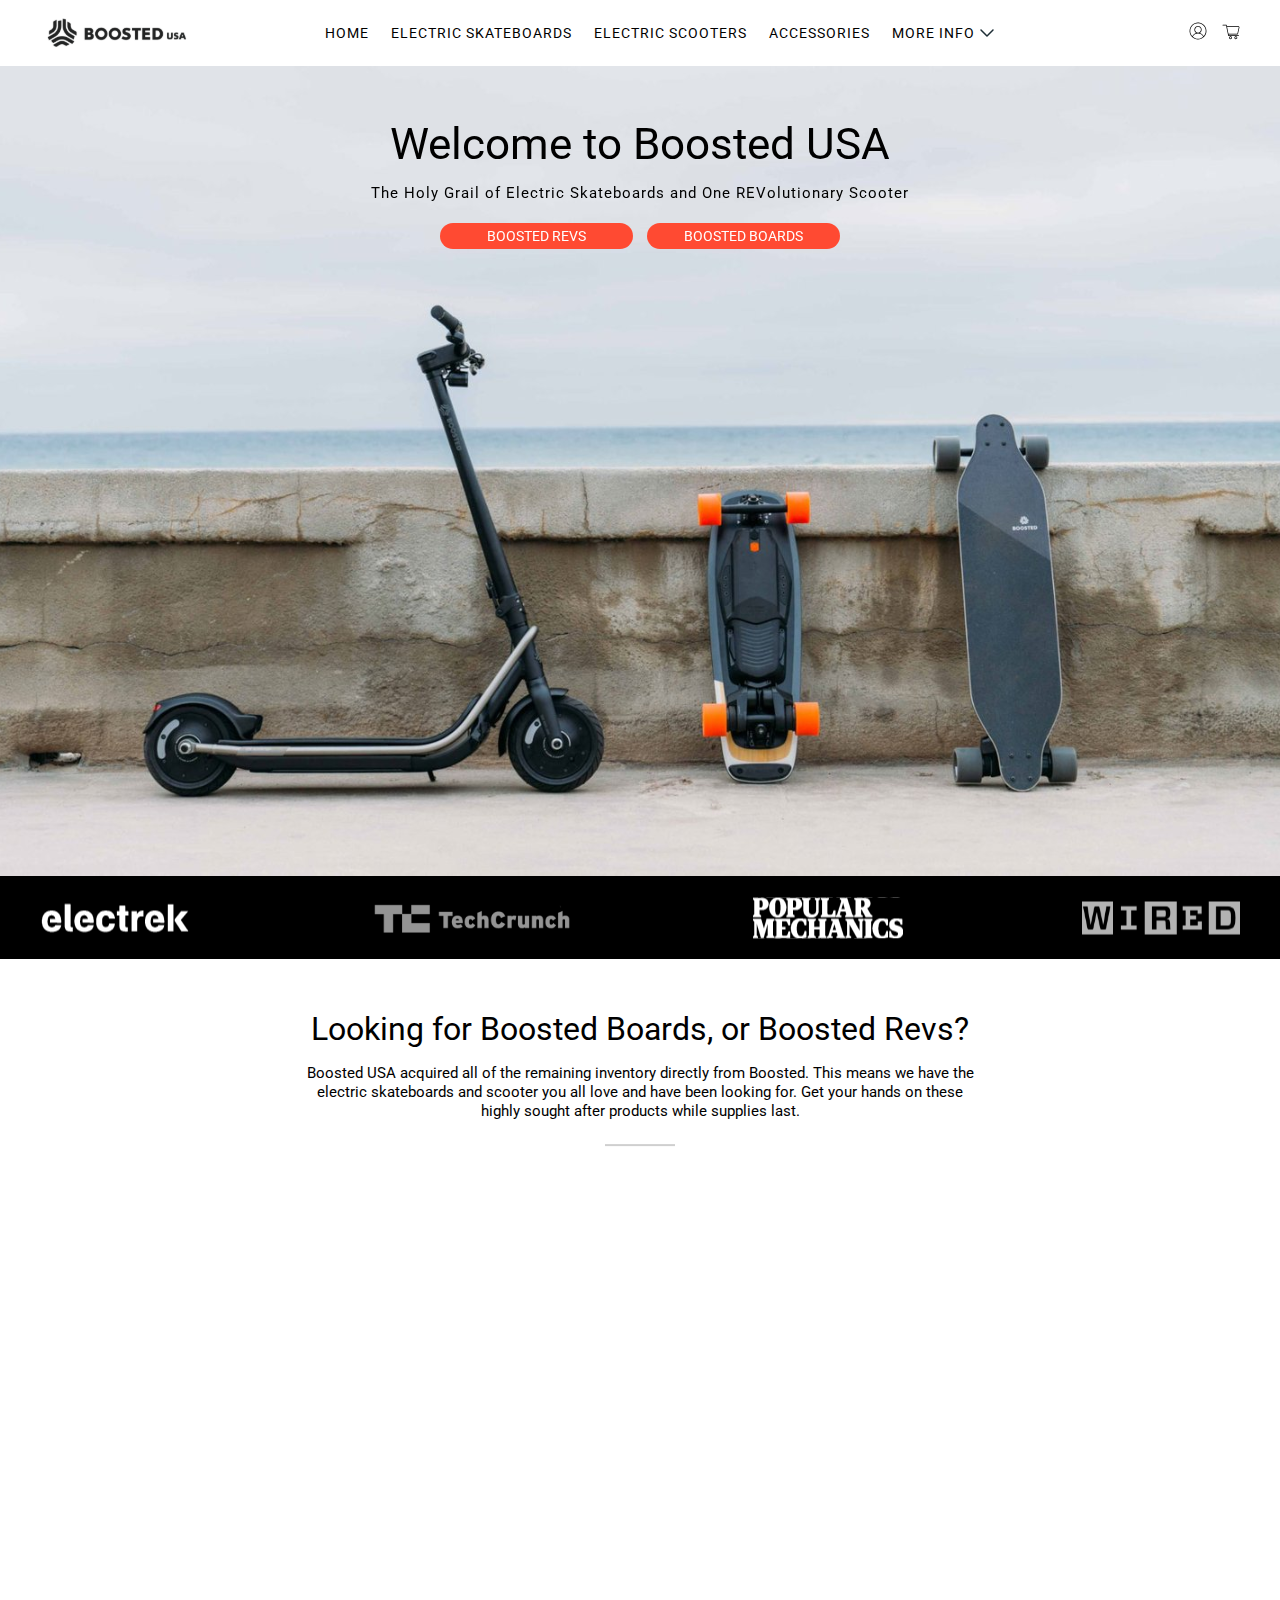
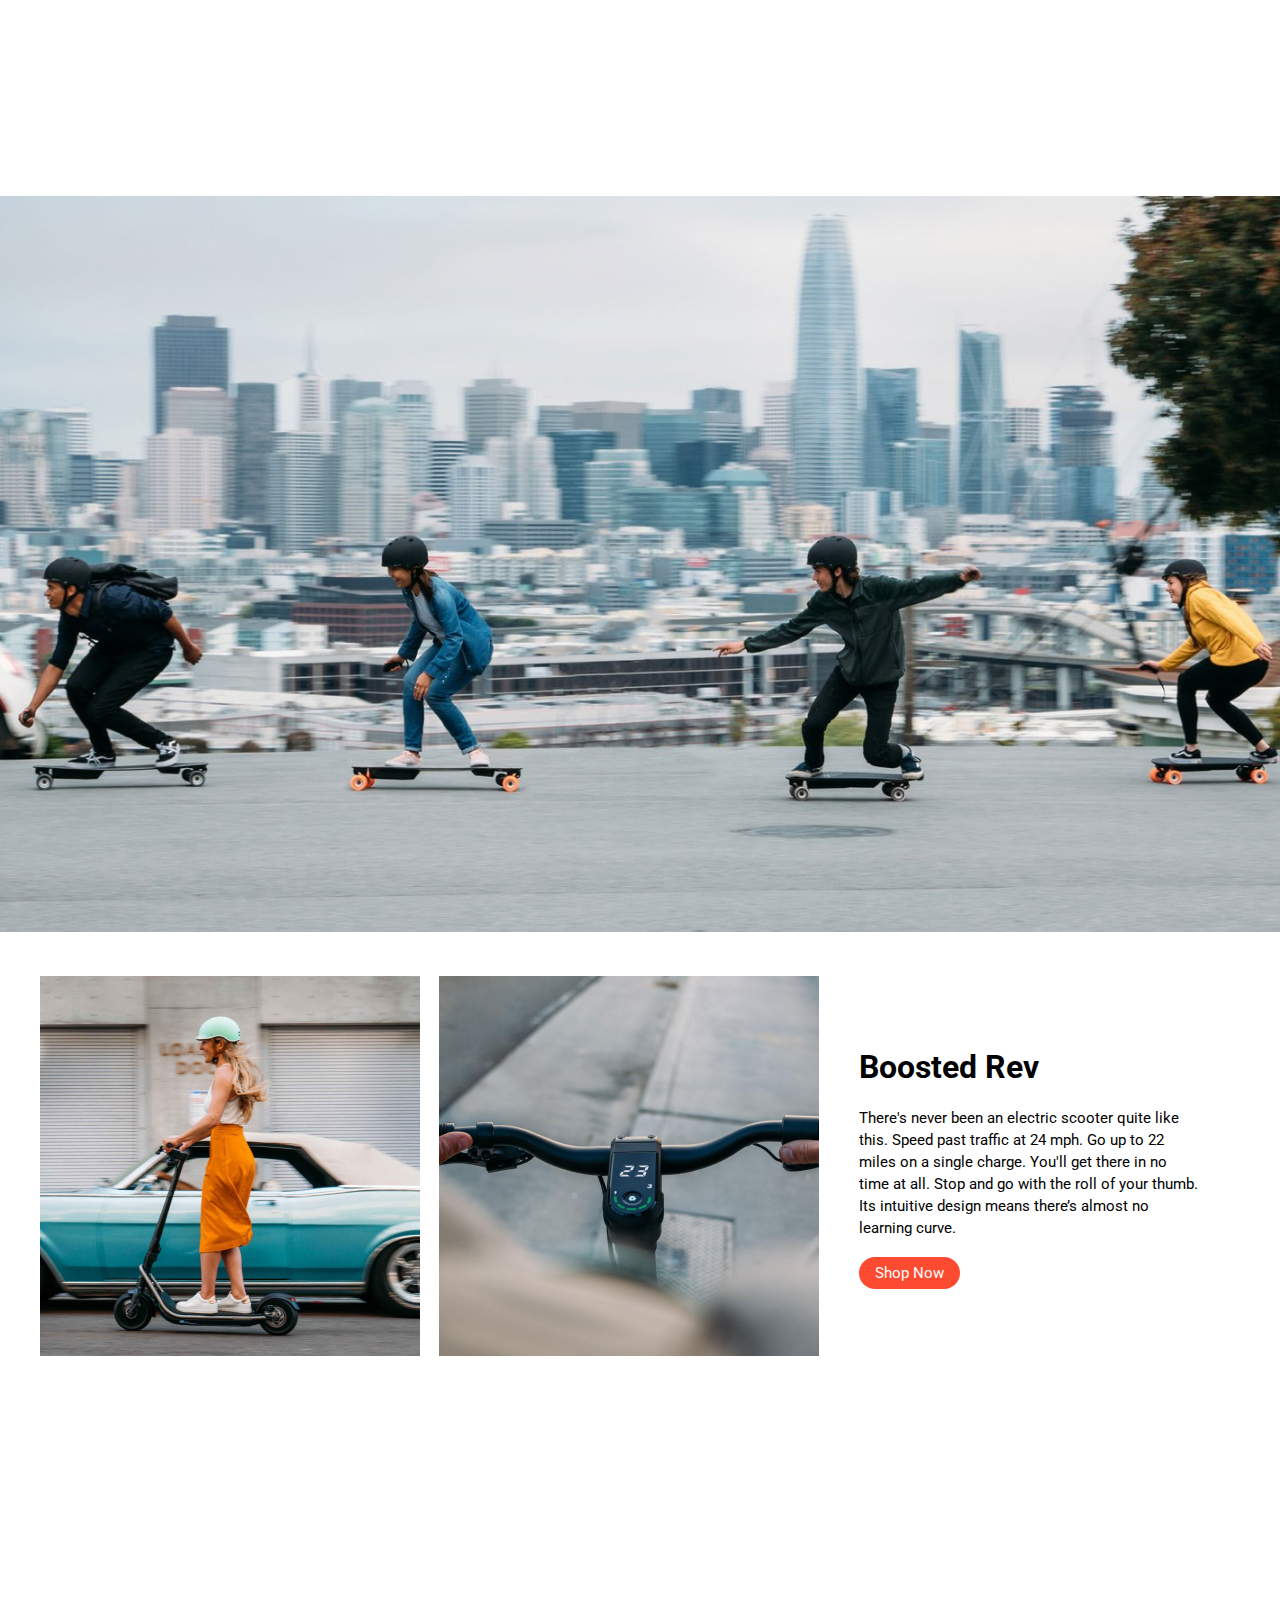
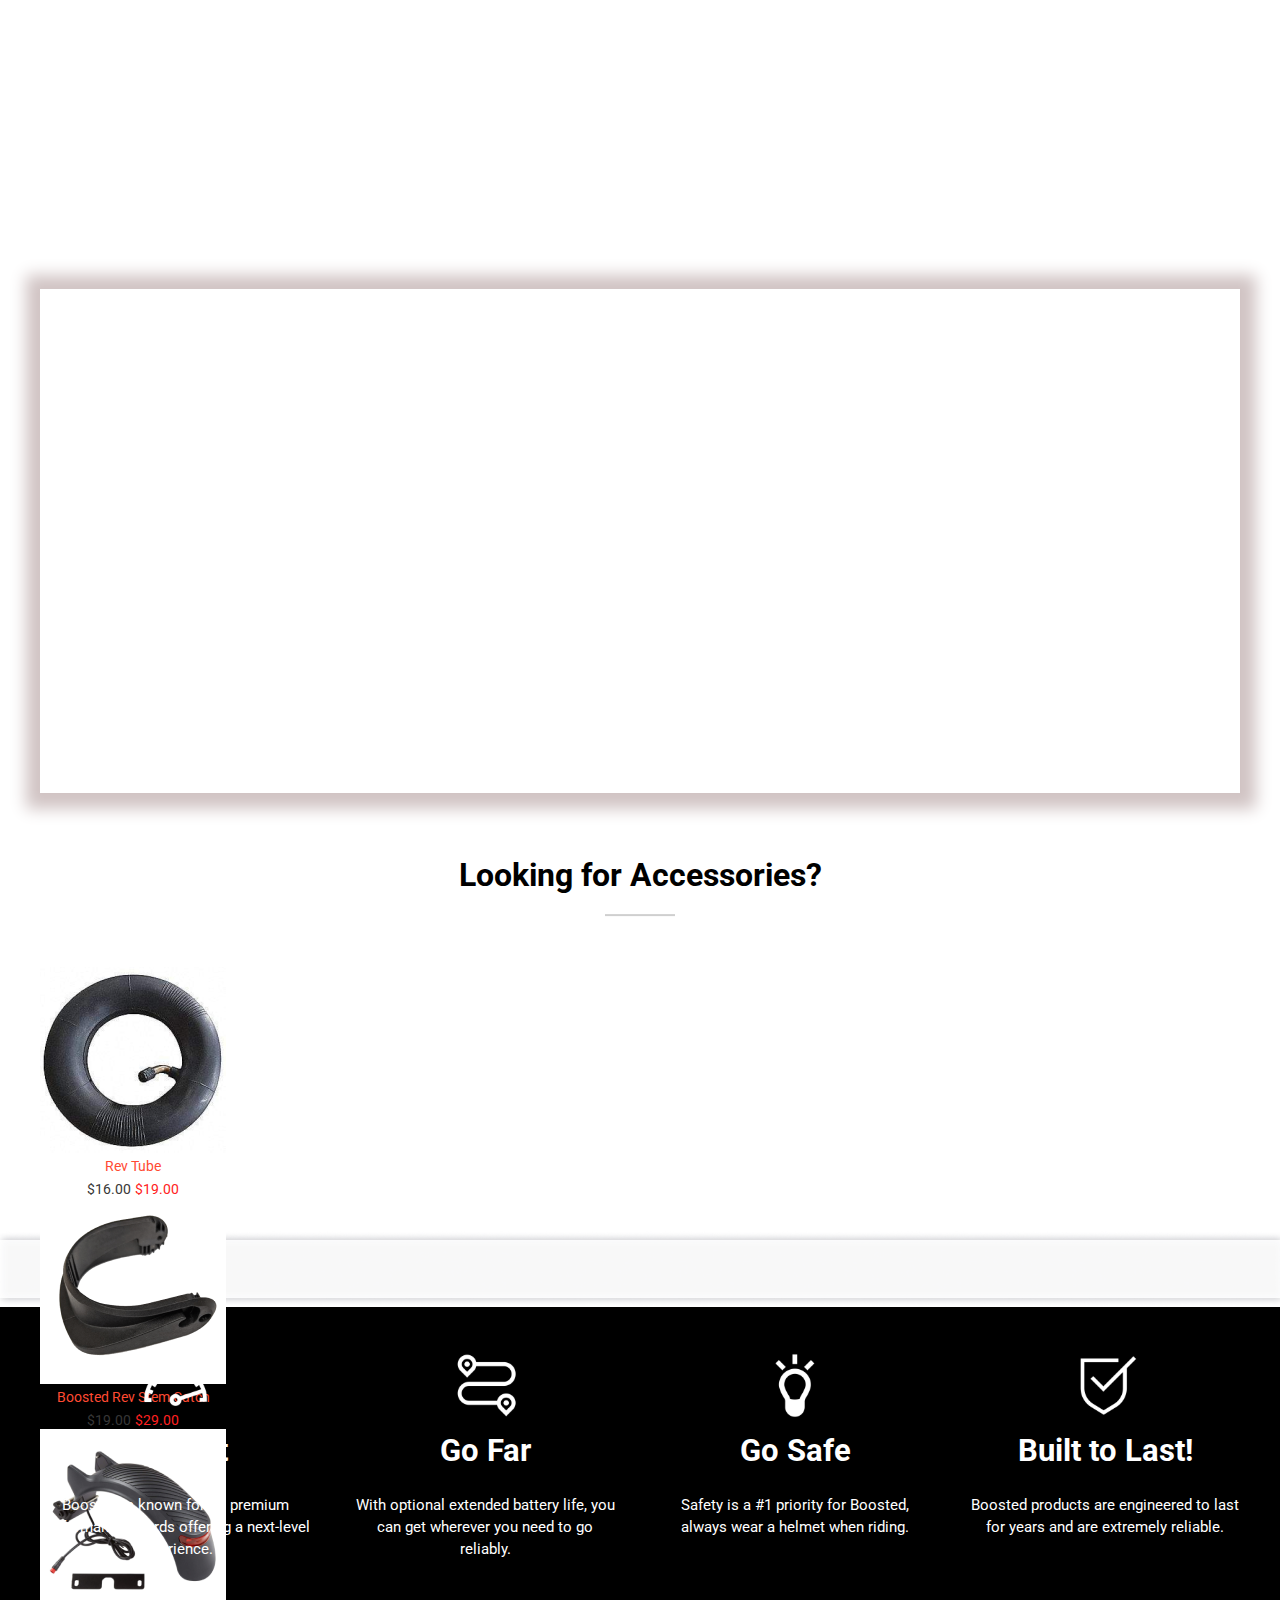
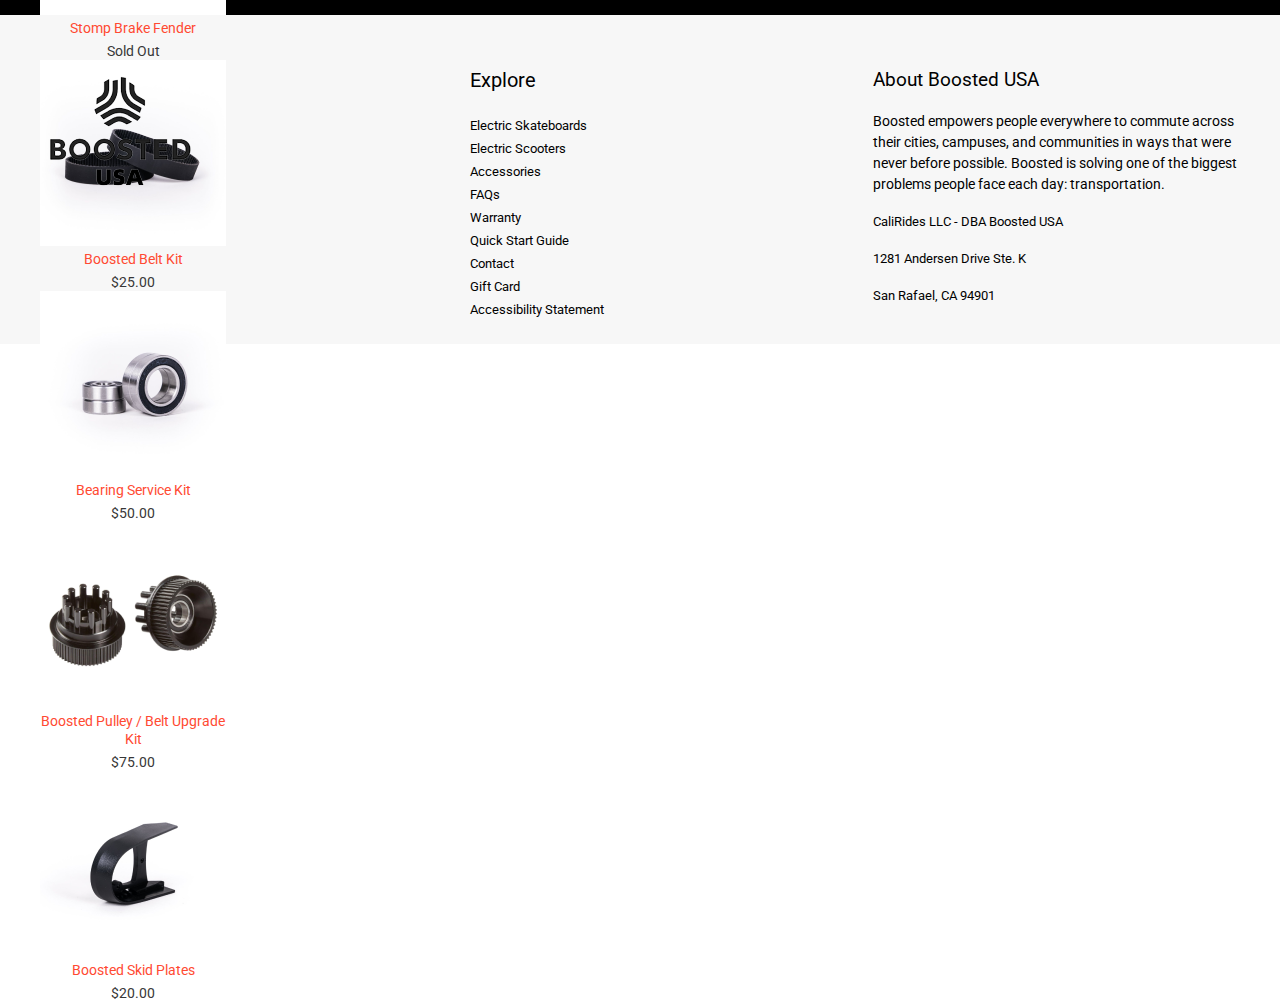
<file: index.html>
<!DOCTYPE html>
<html lang="en">
<head>
    <meta charset="UTF-8">
    <meta http-equiv="X-UA-Compatible" content="IE=edge">
    <meta name="viewport" content="width=device-width, initial-scale=1.0">
    <link rel="preconnect" href="https://fonts.googleapis.com">
    <link rel="preconnect" href="https://fonts.gstatic.com" crossorigin>
    <link href="https://fonts.googleapis.com/css2?family=Roboto:ital,wght@0,400;1,700&display=swap" rel="stylesheet">
    <link rel="stylesheet" href="style.css">
    <link rel="stylesheet" href="slick/slick.css">
    <link rel="stylesheet" href="slick/slick-theme.css">
    <meta name="viewport" content="width=device-width, initial-scale=1, user-scalable=0">
    <link href="https://unpkg.com/aos@2.3.1/dist/aos.css" rel="stylesheet">
    <meta name="viewport" content="width=device-width, initial-scale=1, shrink-to-fit=no">
    <title>BOOSTED</title>
</head>
<body>
    <header class="header">
        <div class="container">
            <div class="header_menu">
                <img src="img/header-menu-logo.svg">
                <ul>
                    <li><a href="#">Home</a></li>
                    <li><a href="index-2.html">Electric Skateboards</a></li>
                    <li><a href="index-3.html">Electric Scooters</a></li>
                    <li><a href="index-4.html">Accessories</a></li>
                    <li><a href="#" class="more-info">More Info
                        <svg class="chevron-right" xmlns="http://www.w3.org/2000/svg" width="24" height="24" viewBox="0 0 24 24" fill="none">
                            <path fill-rule="evenodd" clip-rule="evenodd" d="M18.5303 8.46967C18.8232 8.76256 18.8232 9.23744 18.5303 9.53033L12.5303 15.5303C12.2374 15.8232 11.7626 15.8232 11.4697 15.5303L5.46967 9.53033C5.17678 9.23744 5.17678 8.76256 5.46967 8.46967C5.76256 8.17678 6.23744 8.17678 6.53033 8.46967L12 13.9393L17.4697 8.46967C17.7626 8.17678 18.2374 8.17678 18.5303 8.46967Z" fill="#1E2E36"/>
                        </svg>
                    </a></li>
                    <div class="modal">
                        <div class="modal-icon">
                            <a href="#"><img src="img/Instagram.svg"></a>
                            <a href="#"><img src="img/Facebook.svg"></a>
                            <a href="#"><img src="img/youtube-icon.svg"></a>
                        </div>
                      <a href="#" class="number-modal">1-888-963-8944</a>
                      <a href="#" class="contact-us">FAQ/Contact Us</a>
                    </div>
                </ul>
            <div class="svg-block">
                <svg class="avatar" xmlns="http://www.w3.org/2000/svg" width="18" height="18" viewBox="0 0 18 18" fill="none">
                    <path class="path_fill" d="M17.46 9C17.4601 7.60325 17.1142 6.22823 16.4534 4.99767C15.7927 3.76711 14.8375 2.71929 13.6732 1.94776C12.5088 1.17623 11.1716 0.704973 9.78082 0.576067C8.39003 0.447161 6.98896 0.664612 5.70267 1.20901C4.41638 1.75341 3.28489 2.60782 2.4092 3.69597C1.5335 4.78412 0.940854 6.07216 0.684148 7.44512C0.427442 8.81808 0.514667 10.2332 0.938036 11.5643C1.3614 12.8953 2.10775 14.1008 3.11044 15.0732C4.67848 16.5955 6.77548 17.4509 8.96091 17.4596C11.1463 17.4683 13.2501 16.6297 14.8302 15.12C14.8649 15.0972 14.8953 15.0686 14.9202 15.0354C15.7244 14.2494 16.3633 13.3105 16.7994 12.2741C17.2356 11.2376 17.4602 10.1245 17.46 9ZM9.00004 1.26C10.4969 1.26113 11.9612 1.69624 13.2158 2.51264C14.4704 3.32904 15.4613 4.49169 16.0686 5.85978C16.6758 7.22786 16.8734 8.74268 16.6373 10.2208C16.4012 11.6988 15.7417 13.0767 14.7384 14.1876C14.3402 13.3984 13.7827 12.7004 13.1011 12.1374C12.4195 11.5745 11.6287 11.159 10.7784 10.917C11.4835 10.5226 12.0378 9.90556 12.3545 9.16241C12.6713 8.41927 12.7326 7.59205 12.5288 6.81034C12.325 6.02863 11.8677 5.33659 11.2285 4.84263C10.5893 4.34868 9.80427 4.08071 8.99644 4.08071C8.18861 4.08071 7.4036 4.34868 6.76438 4.84263C6.12516 5.33659 5.66784 6.02863 5.46408 6.81034C5.26031 7.59205 5.3216 8.41927 5.63835 9.16241C5.9551 9.90556 6.50941 10.5226 7.21444 10.917C6.36397 11.159 5.57293 11.5747 4.89132 12.138C4.20971 12.7012 3.65234 13.3998 3.25444 14.1894C1.96375 12.7701 1.25211 10.9184 1.26004 9C1.26004 6.94722 2.0755 4.97852 3.52703 3.52699C4.97857 2.07546 6.94727 1.26 9.00004 1.26ZM9.00004 10.665C8.42023 10.665 7.85346 10.493 7.37144 10.1708C6.88942 9.84853 6.51383 9.39054 6.29219 8.85476C6.07056 8.31899 6.01284 7.72951 6.12635 7.16092C6.23986 6.59233 6.51949 6.07019 6.92985 5.66058C7.34022 5.25098 7.86287 4.97231 8.43167 4.85985C9.00046 4.74739 9.58984 4.80619 10.1252 5.02882C10.6606 5.25144 11.1179 5.62788 11.4392 6.11049C11.7606 6.5931 11.9315 7.16019 11.9304 7.74C11.9285 8.51611 11.619 9.2598 11.0697 9.80809C10.5204 10.3564 9.77615 10.6645 9.00004 10.665ZM3.80164 14.7312C4.2557 13.7335 4.98728 12.8875 5.90905 12.2942C6.83083 11.701 7.90386 11.3855 9.00004 11.3855C10.0962 11.3855 11.1693 11.701 12.091 12.2942C13.0128 12.8875 13.7444 13.7335 14.1984 14.7312C12.776 16.0245 10.9225 16.7411 9.00004 16.7411C7.07755 16.7411 5.22409 16.0245 3.80164 14.7312Z" fill="black"/>
                </svg>
                <svg class="cart" xmlns="http://www.w3.org/2000/svg" width="18" height="16" viewBox="0 0 18 16" fill="none">
                    <path class="path_fill" d="M8.55902 12.3092C8.27422 12.3092 7.99581 12.3937 7.759 12.5519C7.52219 12.7101 7.33762 12.935 7.22863 13.1981C7.11964 13.4613 7.09113 13.7508 7.14669 14.0301C7.20225 14.3095 7.3394 14.5661 7.54079 14.7674C7.74217 14.9688 7.99876 15.106 8.27809 15.1615C8.55742 15.2171 8.84696 15.1886 9.11009 15.0796C9.37321 14.9706 9.59811 14.786 9.75634 14.5492C9.91457 14.3124 9.99902 14.034 9.99902 13.7492C9.99902 13.3673 9.84731 13.001 9.57726 12.731C9.3072 12.4609 8.94093 12.3092 8.55902 12.3092ZM8.55902 14.4692C8.41662 14.4692 8.27741 14.427 8.15901 14.3479C8.04061 14.2687 7.94832 14.1563 7.89383 14.0247C7.83933 13.8932 7.82507 13.7484 7.85285 13.6087C7.88064 13.4691 7.94921 13.3408 8.0499 13.2401C8.1506 13.1394 8.27889 13.0708 8.41856 13.043C8.55822 13.0153 8.70299 13.0295 8.83455 13.084C8.96612 13.1385 9.07857 13.2308 9.15768 13.3492C9.23679 13.4676 9.27902 13.6068 9.27902 13.7492C9.2776 13.9392 9.20111 14.121 9.06624 14.2548C8.93137 14.3887 8.74905 14.4638 8.55902 14.4638V14.4692Z" fill="black"/>
                    <path class="path_fill"d="M13.8277 12.3092C13.5429 12.3092 13.2645 12.3937 13.0277 12.5519C12.7909 12.7101 12.6063 12.935 12.4973 13.1981C12.3883 13.4613 12.3598 13.7508 12.4154 14.0301C12.4709 14.3095 12.6081 14.5661 12.8095 14.7674C13.0108 14.9688 13.2674 15.106 13.5468 15.1615C13.8261 15.2171 14.1156 15.1886 14.3788 15.0796C14.6419 14.9706 14.8668 14.786 15.025 14.5492C15.1832 14.3124 15.2677 14.034 15.2677 13.7492C15.2677 13.3673 15.116 13.001 14.8459 12.731C14.5759 12.4609 14.2096 12.3092 13.8277 12.3092ZM13.8277 14.4692C13.6853 14.4692 13.5461 14.427 13.4277 14.3479C13.3093 14.2687 13.217 14.1563 13.1625 14.0247C13.108 13.8932 13.0937 13.7484 13.1215 13.6087C13.1493 13.4691 13.2179 13.3408 13.3186 13.2401C13.4193 13.1394 13.5476 13.0708 13.6872 13.043C13.8269 13.0153 13.9717 13.0295 14.1032 13.084C14.2348 13.1385 14.3472 13.2308 14.4264 13.3492C14.5055 13.4676 14.5477 13.6068 14.5477 13.7492C14.5463 13.9392 14.4698 14.121 14.3349 14.2548C14.2 14.3887 14.0177 14.4638 13.8277 14.4638V14.4692Z" fill="black"/>
                    <path class="path_fill"d="M15.975 10.115L17.4312 3.6134C17.4693 3.44341 17.4686 3.26704 17.4293 3.09733C17.39 2.92763 17.3131 2.76891 17.2042 2.63292C17.0954 2.49693 16.9574 2.38714 16.8004 2.31165C16.6434 2.23617 16.4714 2.19692 16.2972 2.1968H4.94464L4.72144 1.1042C4.70461 1.02166 4.65937 0.947638 4.59359 0.895015C4.52781 0.842392 4.44566 0.814503 4.36144 0.816201H0.900039C0.804561 0.816201 0.712994 0.854129 0.645481 0.921642C0.577968 0.989156 0.540039 1.08072 0.540039 1.1762C0.540039 1.27168 0.577968 1.36325 0.645481 1.43076C0.712994 1.49827 0.804561 1.5362 0.900039 1.5362H4.07524L4.29844 2.6288L5.82844 10.1078L6.17224 11.78C6.18907 11.8625 6.23431 11.9366 6.30009 11.9892C6.36587 12.0418 6.44802 12.0697 6.53224 12.068H16.5816C16.6771 12.068 16.7687 12.0301 16.8362 11.9626C16.9037 11.895 16.9416 11.8035 16.9416 11.708C16.9416 11.6125 16.9037 11.521 16.8362 11.4534C16.7687 11.3859 16.6771 11.348 16.5816 11.348H6.81844L6.62224 10.3922H15.6222C15.7037 10.3928 15.783 10.3656 15.8471 10.3153C15.9112 10.2649 15.9563 10.1943 15.975 10.115ZM6.48004 9.6758L5.09224 2.9168H16.2972C16.3638 2.91646 16.4295 2.93117 16.4895 2.95983C16.5495 2.98849 16.6023 3.03036 16.6439 3.0823C16.6854 3.13425 16.7147 3.19492 16.7295 3.25977C16.7442 3.32462 16.7442 3.39198 16.7292 3.4568L15.3342 9.6758H6.48004Z" fill="black"/>
                </svg>
            </div>
            </div>
          <div class="wallpaper-hidden">
            <div class="header-logo-hidden"><img src="img/header-menu-logo.svg"></div>
            <div class="menu-toggle">
                <span class="bar"></span>
                <span class="bar"></span>
                <span class="bar"></span>
          </div>
         </div>
        </div>
    </header>

    <header class="header_body">
        <div class="container">
            <div class="header-body-text" data-aos="fade-down">
                <h1>Welcome to Boosted USA</h1>
                <p>The Holy Grail of Electric Skateboards and One REVolutionary Scooter</p>
                <div class="header-body-text-button">
                    <a href="#" class="header-btn-left">BOOSTED REVS</a>
                    <a href="#" class="header-btn-right">BOOSTED BOARDS</a>
                </div>
            </div>
        </div>
    </header>

    <section class="subheader">
        <div class="container">
            <div class="subheader-img">
                <img src="img/subheader-1.svg">
                <img src="img/subheader-2.svg">
                <img src="img/subheader-3.svg">
                <img src="img/subheader-4.svg">
            </div>
        </div>
    </section>

    <section class="main_content">
        <div class="container">
            <div class="main_content_text">
                <h1>Looking for Boosted Boards, or Boosted Revs?</h1>
                <p>Boosted USA acquired all of the remaining inventory directly from Boosted.  This means we have the electric skateboards and scooter you all love and have been looking for.  Get your hands on these highly sought after products while supplies last.</p>
            </div>
        </div>
    </section>

    <section class="main_content_img">
        <div class="container">
            <div class="main_content_img_block">
                <div class="main_content_1" data-aos="fade-up">
                    <img src="img/main_content_img_1.png" class="main_content_img1">
                    <div class="main_content_text-1">
                        <img src="img/main_content_img-3.svg">
                        <h1>Shop Boosted Boards</h1>
                        <p>In Stock</p>
                    </div>
                </div>
                <div class="main_content_2" data-aos="fade-up">
                    <img src="img/main_content_img_2.png" class="main_content_img2">
                    <div class="main_content_text-2">
                        <img src="img/main_content_img-3.svg">
                        <h1>Shop Boosted Revs</h1>
                        <p>In Stock</p>
                    </div>
                </div>
            </div>
        </div>
    </section>

    <section class="product_info">
        <div class="container">
            <div class="product_info_text" data-aos="zoom-in">
                <p class="product_info_title">High-performance</p>
                <h1>Electric Skateboards</h1>
                <p class="product_info_subtext">Cruising campus, going to work or getting through that long list of errands has never been easier or more fun.</p>
                <a href="#">Shop Now</a>
            </div>
        </div>
    </section>

    <section class="shop_rev">
        <div class="container">
          <div class="shop_rev_wallpaper">
            <div class="shop_rev_img">
                <img src="img/shop_rev_1.png">
                <img class="rev_img_2" src="img/shop_rev_2.png">
            </div>
            <div class="shop_rev_text">
                <h1>Boosted Rev</h1>
                <p>There's never been an electric scooter quite like this. Speed past traffic at 24 mph. Go up to 22 miles on a single charge. You'll get there in no time at all. Stop and go with the roll of your thumb. Its intuitive design means there’s almost no learning curve.</p>
                <a href="#">Shop Now</a>
            </div>
          </div>
        </div>
    </section>

    <section class="shop_content_img">
        <div class="container">
          <div class="shop_content_img_wrapper">
            <div class="shop-img-1"  data-aos="fade-up"
            data-aos-duration="2000">
                <img src="img/shop_content_1.png">
                <div class="shop-img-1-text">
                    <h1>Shop Boosted Stealth</h1>
                    <p>IN STOCK</p>
                </div>
            </div>
            <div class="shop-img-2"  data-aos="fade-up"
            data-aos-duration="2000">
                <img src="img/shop_content_2.png">
                <div class="shop-img-1-text">
                    <h1>Shop Boosted Plus</h1>
                    <p>IN STOCK</p>
                </div>
            </div>
            <div class="shop-img-3" data-aos="fade-up"
            data-aos-duration="2000">
                <img src="img/shop_content_3.png">
                <div class="shop-img-1-text">
                    <h1>Shop Boosted Mini</h1>
                    <p>IN STOCK</p>
                </div>
            </div>
          </div>
        </div>
    </section>

    <section class="maps">
        <div class="container">
          <div class="maps_content">
            <div style="width: 100%"><iframe width="100%" height="500" frameborder="0" scrolling="no" marginheight="0" marginwidth="0" src="https://maps.google.com/maps?width=100%25&amp;height=500&amp;hl=en&amp;q=1281%20Andersen%20Drive%20Ste.%20K+(My%20Business%20Name)&amp;t=&amp;z=14&amp;ie=UTF8&amp;iwloc=B&amp;output=embed"><a href="https://www.gps.ie/sport-gps/">fitness tracker</a></iframe></div>
          </div>
        </div>
    </section>

    <section class="slider">
        <div class="container">
            <div class="slider_title">
                <p>Looking for Accessories?</p>
            </div>

        <div class="rev-slide">
            <div class="slide">
                <div class="slide_photo">
                    <img src="img/slide-1.png">
                </div>
                <div class="slide_title">Rev Tube</div>
                <div class="slide-text-wrap">
                <div class="slide_text-1">$16.00</div>
                <div class="slide_text-2">$19.00</div>
                </div>
            </div>
            <div class="slide">
                <div class="slide_photo">
                    <img src="img/slide-2.png">
                </div>
                <div class="slide_title">Boosted Rev Stem Catch</div>
                <div class="slide-text-wrap">
                <div class="slide_text-1">$19.00</div>
                <div class="slide_text-2">$29.00</div>
                </div>
            </div>
            <div class="slide">
                <div class="slide_photo">
                    <img src="img/slide-3.png">
                </div>
                <div class="slide_title">Stomp Brake Fender</div>
                <div class="slide-text-wrap">
                <div class="slide_text-1">Sold Out</div>
                </div>
            </div>
            <div class="slide">
                <div class="slide_photo">
                    <img src="img/slide-4.png">
                </div>
                <div class="slide_title">Boosted Belt Kit</div>
                <div class="slide-text-wrap">
                <div class="slide_text-1">$25.00</div>
                </div>
            </div>
            <div class="slide">
                <div class="slide_photo">
                    <img src="img/slide-5.png">
                </div>
                <div class="slide_title">Bearing Service Kit</div>
                <div class="slide-text-wrap">
                <div class="slide_text-1">$50.00</div>
                </div>
            </div>
            <div class="slide">
                <div class="slide_photo">
                    <img src="img/slide-6.png">
                </div>
                <div class="slide_title">Boosted Pulley / Belt Upgrade Kit</div>
                <div class="slide-text-wrap">
                <div class="slide_text-1">$75.00</div>
                </div>
            </div>
            <div class="slide">
                <div class="slide_photo">
                    <img src="img/slide-7.png">
                </div>
                <div class="slide_title">Boosted Skid Plates</div>
                <div class="slide-text-wrap">
                <div class="slide_text-1">$20.00</div>
                </div>
            </div>
        </div>
        </div>
    </section>


    <section class="info-bottom">
        <div class="container">
          <div class="info-bottom-wrap">
            <div class="info-bottom-1">
                <img src="img/info-bottom-1.svg">
                <h1>Go Fast</h1>
                <p>Boosted is known for its premium performance boards offering a next-level experience.</p>
            </div>
            <div class="info-bottom-2">
                <img src="img/info-bottom-2.svg">
                <h1>Go Far</h1>
                <p>With optional extended battery life, you can get wherever you need to go reliably.</p>
            </div>
            <div class="info-bottom-3">
                <img src="img/info-bottom-3.svg">
                <h1>Go Safe</h1>
                <p>Safety is a #1 priority for Boosted, always wear a helmet when riding.</p>
            </div>
            <div class="info-bottom-4">
                <img src="img/info-botton-4.svg">
                <h1>Built to Last!</h1>
                <p>Boosted products are engineered to last for years and are extremely reliable.</p>
            </div>
          </div>
        </div>
    </section>

    <footer class="footer">
        <div class="container">
            <div class="footer-wrap">
                <div class="footer-content-left">
                    <img src="img/footer-one-img.svg">
                </div>
                <div class="footer-content-center">
                    <a href="#" class="footer-center-title">Explore</a>
                    <a href="#" class="footer-center-text">Electric Skateboards</a>
                    <a href="#" class="footer-center-text">Electric Scooters</a>
                    <a href="#" class="footer-center-text">Accessories</a>
                    <a href="#" class="footer-center-text">FAQs</a>
                    <a href="#" class="footer-center-text">Warranty</a>
                    <a href="#" class="footer-center-text">Quick Start Guide</a>
                    <a href="#" class="footer-center-text">Contact</a>
                    <a href="#" class="footer-center-text">Gift Card</a>
                    <a href="#" class="footer-center-text">Accessibility Statement</a>
                </div>
                <div class="footer-content-right">
                    <a href="#" class="footer-right-title">About Boosted USA</a>
                    <a href="#" class="footer-right-subtitle">Boosted empowers people everywhere to commute across their cities, campuses, and communities in ways that were never before possible. Boosted is solving one of the biggest problems people face each day: transportation.</a>
                    <a href="#" class="footer-right-text">CaliRides LLC - DBA Boosted USA</a>
                    <a href="#" class="footer-right-text">1281 Andersen Drive Ste. K</a>
                    <a href="#" class="footer-right-text">San Rafael, CA 94901</a>
                </div>
            </div>
        </div>
    </footer>


    <script
    src="https://code.jquery.com/jquery-3.6.0.slim.min.js"
    integrity="sha256-u7e5khyithlIdTpu22PHhENmPcRdFiHRjhAuHcs05RI="
    crossorigin="anonymous"></script>
    <script src="slick/slick.min.js"></script>
    <script src="https://unpkg.com/aos@2.3.1/dist/aos.js"></script>
    <script>
        AOS.init();
      </script>
    <script src="main.js"></script>
</body>
</html>
</file>
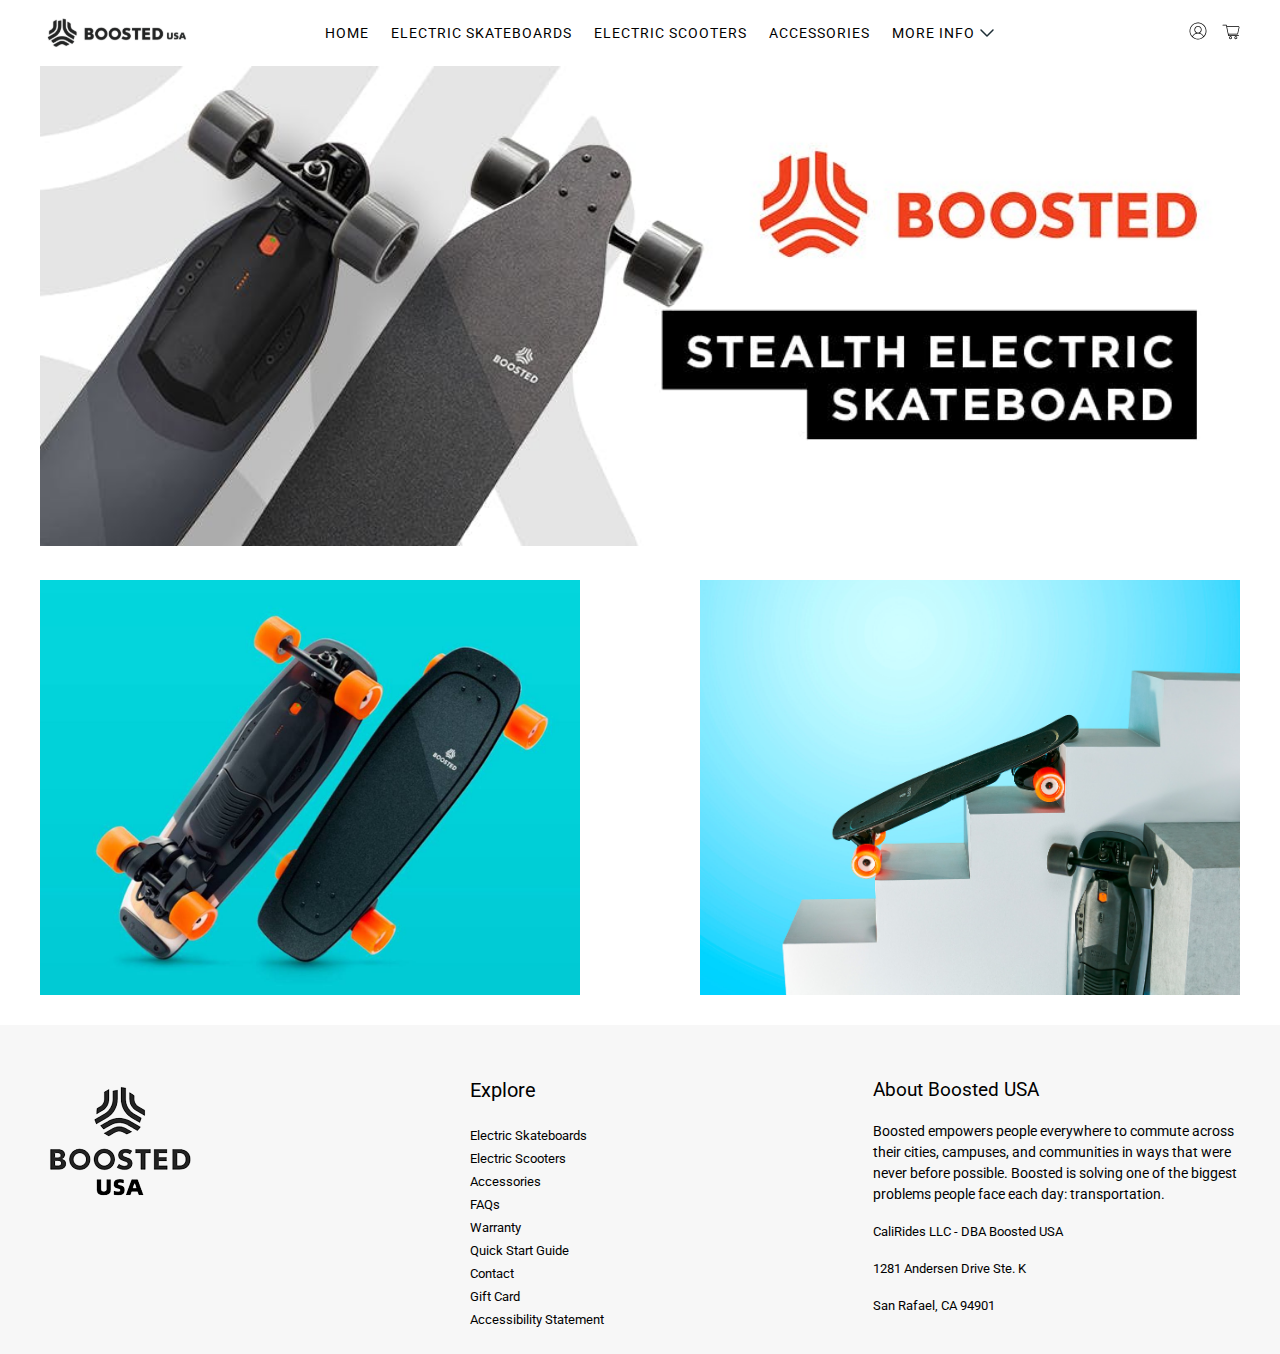
<file: index-2.html>
<!DOCTYPE html>
<html lang="en">
<head>
    <meta charset="UTF-8">
    <meta http-equiv="X-UA-Compatible" content="IE=edge">
    <meta name="viewport" content="width=device-width, initial-scale=1.0">
    <link rel="preconnect" href="https://fonts.googleapis.com">
    <link rel="preconnect" href="https://fonts.gstatic.com" crossorigin>
    <link href="https://fonts.googleapis.com/css2?family=Roboto:ital,wght@0,400;1,700&display=swap" rel="stylesheet">
    <link rel="stylesheet" href="style.css">
    <link rel="stylesheet" href="slick/slick.css">
    <link rel="stylesheet" href="slick/slick-theme.css">
    <meta name="viewport" content="width=device-width, initial-scale=1, user-scalable=0">
    <link href="https://unpkg.com/aos@2.3.1/dist/aos.css" rel="stylesheet">
    <title>BOOSTED</title>
</head>
<body>
    <header class="header">
        <div class="container">
            <div class="header_menu">
                <img src="img/header-menu-logo.svg">
                <ul>
                    <li><a href="index.html">Home</a></li>
                    <li><a href="index-2.html">Electric Skateboards</a></li>
                    <li><a href="index-3.html">Electric Scooters</a></li>
                    <li><a href="index-4.html">Accessories</a></li>
                    <li><a href="#" class="more-info">More Info
                        <svg class="chevron-right" xmlns="http://www.w3.org/2000/svg" width="24" height="24" viewBox="0 0 24 24" fill="none">
                            <path fill-rule="evenodd" clip-rule="evenodd" d="M18.5303 8.46967C18.8232 8.76256 18.8232 9.23744 18.5303 9.53033L12.5303 15.5303C12.2374 15.8232 11.7626 15.8232 11.4697 15.5303L5.46967 9.53033C5.17678 9.23744 5.17678 8.76256 5.46967 8.46967C5.76256 8.17678 6.23744 8.17678 6.53033 8.46967L12 13.9393L17.4697 8.46967C17.7626 8.17678 18.2374 8.17678 18.5303 8.46967Z" fill="#1E2E36"/>
                        </svg>
                    </a></li>
                    <div class="modal">
                        <div class="modal-icon">
                            <a href="#"><img src="img/Instagram.svg"></a>
                            <a href="#"><img src="img/Facebook.svg"></a>
                            <a href="#"><img src="img/youtube-icon.svg"></a>
                        </div>
                      <a href="#" class="number-modal">1-888-963-8944</a>
                      <a href="#" class="contact-us">FAQ/Contact Us</a>
                    </div>
                </ul>
                <div class="svg-block">
                <svg class="avatar" xmlns="http://www.w3.org/2000/svg" width="18" height="18" viewBox="0 0 18 18" fill="none">
                    <path class="path_fill" d="M17.46 9C17.4601 7.60325 17.1142 6.22823 16.4534 4.99767C15.7927 3.76711 14.8375 2.71929 13.6732 1.94776C12.5088 1.17623 11.1716 0.704973 9.78082 0.576067C8.39003 0.447161 6.98896 0.664612 5.70267 1.20901C4.41638 1.75341 3.28489 2.60782 2.4092 3.69597C1.5335 4.78412 0.940854 6.07216 0.684148 7.44512C0.427442 8.81808 0.514667 10.2332 0.938036 11.5643C1.3614 12.8953 2.10775 14.1008 3.11044 15.0732C4.67848 16.5955 6.77548 17.4509 8.96091 17.4596C11.1463 17.4683 13.2501 16.6297 14.8302 15.12C14.8649 15.0972 14.8953 15.0686 14.9202 15.0354C15.7244 14.2494 16.3633 13.3105 16.7994 12.2741C17.2356 11.2376 17.4602 10.1245 17.46 9ZM9.00004 1.26C10.4969 1.26113 11.9612 1.69624 13.2158 2.51264C14.4704 3.32904 15.4613 4.49169 16.0686 5.85978C16.6758 7.22786 16.8734 8.74268 16.6373 10.2208C16.4012 11.6988 15.7417 13.0767 14.7384 14.1876C14.3402 13.3984 13.7827 12.7004 13.1011 12.1374C12.4195 11.5745 11.6287 11.159 10.7784 10.917C11.4835 10.5226 12.0378 9.90556 12.3545 9.16241C12.6713 8.41927 12.7326 7.59205 12.5288 6.81034C12.325 6.02863 11.8677 5.33659 11.2285 4.84263C10.5893 4.34868 9.80427 4.08071 8.99644 4.08071C8.18861 4.08071 7.4036 4.34868 6.76438 4.84263C6.12516 5.33659 5.66784 6.02863 5.46408 6.81034C5.26031 7.59205 5.3216 8.41927 5.63835 9.16241C5.9551 9.90556 6.50941 10.5226 7.21444 10.917C6.36397 11.159 5.57293 11.5747 4.89132 12.138C4.20971 12.7012 3.65234 13.3998 3.25444 14.1894C1.96375 12.7701 1.25211 10.9184 1.26004 9C1.26004 6.94722 2.0755 4.97852 3.52703 3.52699C4.97857 2.07546 6.94727 1.26 9.00004 1.26ZM9.00004 10.665C8.42023 10.665 7.85346 10.493 7.37144 10.1708C6.88942 9.84853 6.51383 9.39054 6.29219 8.85476C6.07056 8.31899 6.01284 7.72951 6.12635 7.16092C6.23986 6.59233 6.51949 6.07019 6.92985 5.66058C7.34022 5.25098 7.86287 4.97231 8.43167 4.85985C9.00046 4.74739 9.58984 4.80619 10.1252 5.02882C10.6606 5.25144 11.1179 5.62788 11.4392 6.11049C11.7606 6.5931 11.9315 7.16019 11.9304 7.74C11.9285 8.51611 11.619 9.2598 11.0697 9.80809C10.5204 10.3564 9.77615 10.6645 9.00004 10.665ZM3.80164 14.7312C4.2557 13.7335 4.98728 12.8875 5.90905 12.2942C6.83083 11.701 7.90386 11.3855 9.00004 11.3855C10.0962 11.3855 11.1693 11.701 12.091 12.2942C13.0128 12.8875 13.7444 13.7335 14.1984 14.7312C12.776 16.0245 10.9225 16.7411 9.00004 16.7411C7.07755 16.7411 5.22409 16.0245 3.80164 14.7312Z" fill="black"/>
                </svg>
                <svg class="cart" xmlns="http://www.w3.org/2000/svg" width="18" height="16" viewBox="0 0 18 16" fill="none">
                    <path class="path_fill" d="M8.55902 12.3092C8.27422 12.3092 7.99581 12.3937 7.759 12.5519C7.52219 12.7101 7.33762 12.935 7.22863 13.1981C7.11964 13.4613 7.09113 13.7508 7.14669 14.0301C7.20225 14.3095 7.3394 14.5661 7.54079 14.7674C7.74217 14.9688 7.99876 15.106 8.27809 15.1615C8.55742 15.2171 8.84696 15.1886 9.11009 15.0796C9.37321 14.9706 9.59811 14.786 9.75634 14.5492C9.91457 14.3124 9.99902 14.034 9.99902 13.7492C9.99902 13.3673 9.84731 13.001 9.57726 12.731C9.3072 12.4609 8.94093 12.3092 8.55902 12.3092ZM8.55902 14.4692C8.41662 14.4692 8.27741 14.427 8.15901 14.3479C8.04061 14.2687 7.94832 14.1563 7.89383 14.0247C7.83933 13.8932 7.82507 13.7484 7.85285 13.6087C7.88064 13.4691 7.94921 13.3408 8.0499 13.2401C8.1506 13.1394 8.27889 13.0708 8.41856 13.043C8.55822 13.0153 8.70299 13.0295 8.83455 13.084C8.96612 13.1385 9.07857 13.2308 9.15768 13.3492C9.23679 13.4676 9.27902 13.6068 9.27902 13.7492C9.2776 13.9392 9.20111 14.121 9.06624 14.2548C8.93137 14.3887 8.74905 14.4638 8.55902 14.4638V14.4692Z" fill="black"/>
                    <path class="path_fill"d="M13.8277 12.3092C13.5429 12.3092 13.2645 12.3937 13.0277 12.5519C12.7909 12.7101 12.6063 12.935 12.4973 13.1981C12.3883 13.4613 12.3598 13.7508 12.4154 14.0301C12.4709 14.3095 12.6081 14.5661 12.8095 14.7674C13.0108 14.9688 13.2674 15.106 13.5468 15.1615C13.8261 15.2171 14.1156 15.1886 14.3788 15.0796C14.6419 14.9706 14.8668 14.786 15.025 14.5492C15.1832 14.3124 15.2677 14.034 15.2677 13.7492C15.2677 13.3673 15.116 13.001 14.8459 12.731C14.5759 12.4609 14.2096 12.3092 13.8277 12.3092ZM13.8277 14.4692C13.6853 14.4692 13.5461 14.427 13.4277 14.3479C13.3093 14.2687 13.217 14.1563 13.1625 14.0247C13.108 13.8932 13.0937 13.7484 13.1215 13.6087C13.1493 13.4691 13.2179 13.3408 13.3186 13.2401C13.4193 13.1394 13.5476 13.0708 13.6872 13.043C13.8269 13.0153 13.9717 13.0295 14.1032 13.084C14.2348 13.1385 14.3472 13.2308 14.4264 13.3492C14.5055 13.4676 14.5477 13.6068 14.5477 13.7492C14.5463 13.9392 14.4698 14.121 14.3349 14.2548C14.2 14.3887 14.0177 14.4638 13.8277 14.4638V14.4692Z" fill="black"/>
                    <path class="path_fill"d="M15.975 10.115L17.4312 3.6134C17.4693 3.44341 17.4686 3.26704 17.4293 3.09733C17.39 2.92763 17.3131 2.76891 17.2042 2.63292C17.0954 2.49693 16.9574 2.38714 16.8004 2.31165C16.6434 2.23617 16.4714 2.19692 16.2972 2.1968H4.94464L4.72144 1.1042C4.70461 1.02166 4.65937 0.947638 4.59359 0.895015C4.52781 0.842392 4.44566 0.814503 4.36144 0.816201H0.900039C0.804561 0.816201 0.712994 0.854129 0.645481 0.921642C0.577968 0.989156 0.540039 1.08072 0.540039 1.1762C0.540039 1.27168 0.577968 1.36325 0.645481 1.43076C0.712994 1.49827 0.804561 1.5362 0.900039 1.5362H4.07524L4.29844 2.6288L5.82844 10.1078L6.17224 11.78C6.18907 11.8625 6.23431 11.9366 6.30009 11.9892C6.36587 12.0418 6.44802 12.0697 6.53224 12.068H16.5816C16.6771 12.068 16.7687 12.0301 16.8362 11.9626C16.9037 11.895 16.9416 11.8035 16.9416 11.708C16.9416 11.6125 16.9037 11.521 16.8362 11.4534C16.7687 11.3859 16.6771 11.348 16.5816 11.348H6.81844L6.62224 10.3922H15.6222C15.7037 10.3928 15.783 10.3656 15.8471 10.3153C15.9112 10.2649 15.9563 10.1943 15.975 10.115ZM6.48004 9.6758L5.09224 2.9168H16.2972C16.3638 2.91646 16.4295 2.93117 16.4895 2.95983C16.5495 2.98849 16.6023 3.03036 16.6439 3.0823C16.6854 3.13425 16.7147 3.19492 16.7295 3.25977C16.7442 3.32462 16.7442 3.39198 16.7292 3.4568L15.3342 9.6758H6.48004Z" fill="black"/>
                </svg>
                </div>
            </div>
            <div class="wallpaper-hidden">
                <div class="header-logo-hidden"><img src="img/header-menu-logo.svg"></div>
                <div class="menu-toggle">
                    <span class="bar"></span>
                    <span class="bar"></span>
                    <span class="bar"></span>
              </div>
             </div>
        </div>
    </header>


    <section class="electric_scateboard">
        <div class="container">
            <div class="scatebord-img">
                <img src="img/scateboard-bg.jpg" class="scate-bg">
                <div class="scateboard-menu">
                    <img src="img/scate-1.jpg" class="scate-1" data-aos="fade-down">
                    <img src="img/scate-2.jpg" class="scate-2" data-aos="fade-down">
                </div>
            </div>
        </div>
    </section>


   

    <footer class="footer">
        <div class="container">
            <div class="footer-wrap">
                <div class="footer-content-left">
                    <img src="img/footer-one-img.svg">
                </div>
                <div class="footer-content-center">
                    <a href="#" class="footer-center-title">Explore</a>
                    <a href="#" class="footer-center-text">Electric Skateboards</a>
                    <a href="#" class="footer-center-text">Electric Scooters</a>
                    <a href="#" class="footer-center-text">Accessories</a>
                    <a href="#" class="footer-center-text">FAQs</a>
                    <a href="#" class="footer-center-text">Warranty</a>
                    <a href="#" class="footer-center-text">Quick Start Guide</a>
                    <a href="#" class="footer-center-text">Contact</a>
                    <a href="#" class="footer-center-text">Gift Card</a>
                    <a href="#" class="footer-center-text">Accessibility Statement</a>
                </div>
                <div class="footer-content-right">
                    <a href="#" class="footer-right-title">About Boosted USA</a>
                    <a href="#" class="footer-right-subtitle">Boosted empowers people everywhere to commute across their cities, campuses, and communities in ways that were never before possible. Boosted is solving one of the biggest problems people face each day: transportation.</a>
                    <a href="#" class="footer-right-text">CaliRides LLC - DBA Boosted USA</a>
                    <a href="#" class="footer-right-text">1281 Andersen Drive Ste. K</a>
                    <a href="#" class="footer-right-text">San Rafael, CA 94901</a>
                </div>
            </div>
        </div>
    </footer>


    <script
    src="https://code.jquery.com/jquery-3.6.0.slim.min.js"
    integrity="sha256-u7e5khyithlIdTpu22PHhENmPcRdFiHRjhAuHcs05RI="
    crossorigin="anonymous"></script>
    <script src="slick/slick.min.js"></script>
    <script src="https://unpkg.com/aos@2.3.1/dist/aos.js"></script>
    <script>
        AOS.init();
      </script>
    <script src="main.js"></script>
</body>
</html>
</file>
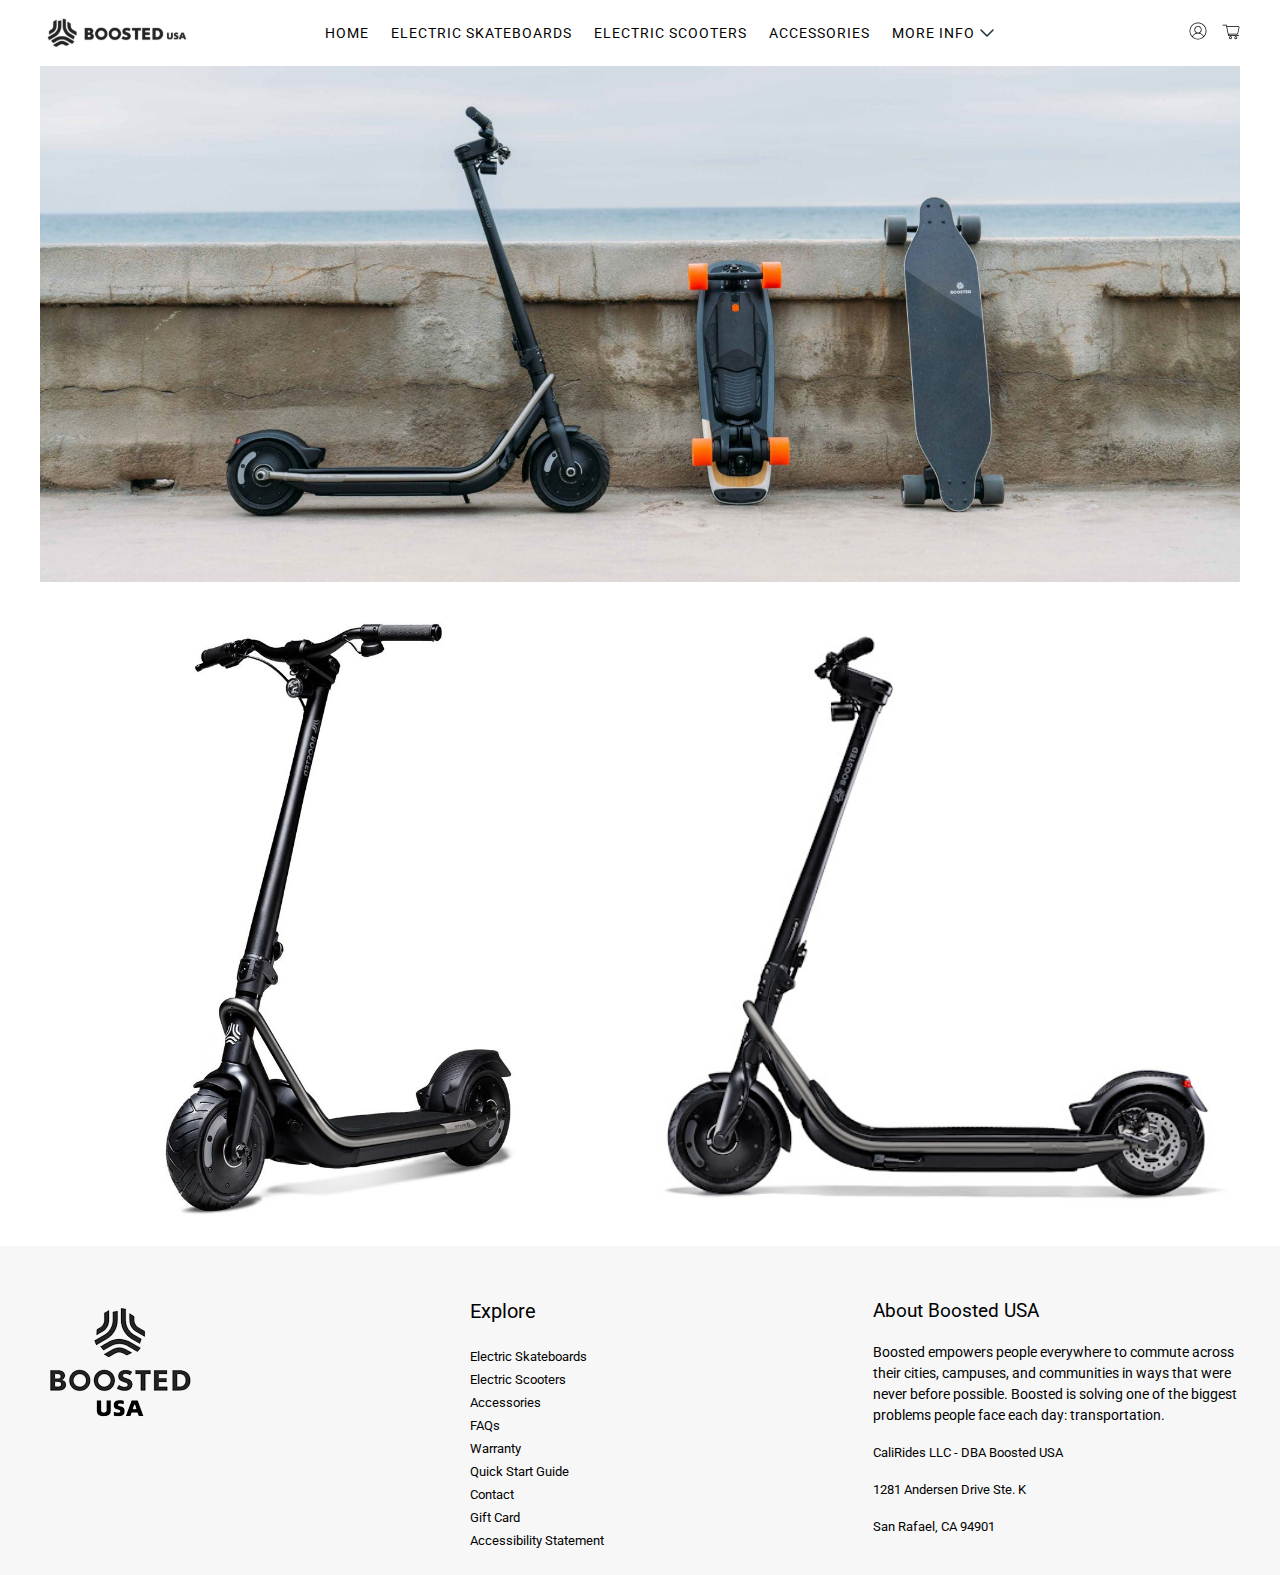
<file: index-3.html>
<!DOCTYPE html>
<html lang="en">
<head>
    <meta charset="UTF-8">
    <meta http-equiv="X-UA-Compatible" content="IE=edge">
    <meta name="viewport" content="width=device-width, initial-scale=1.0">
    <link rel="preconnect" href="https://fonts.googleapis.com">
    <link rel="preconnect" href="https://fonts.gstatic.com" crossorigin>
    <link href="https://fonts.googleapis.com/css2?family=Roboto:ital,wght@0,400;1,700&display=swap" rel="stylesheet">
    <link rel="stylesheet" href="style.css">
    <link rel="stylesheet" href="slick/slick.css">
    <link rel="stylesheet" href="slick/slick-theme.css">
    <meta name="viewport" content="width=device-width, initial-scale=1, user-scalable=0">
    <link href="https://unpkg.com/aos@2.3.1/dist/aos.css" rel="stylesheet">
    <title>BOOSTED</title>
</head>
<body>
    <header class="header">
        <div class="container">
            <div class="header_menu">
                <img src="img/header-menu-logo.svg">
                <ul>
                    <li><a href="index.html">Home</a></li>
                    <li><a href="index-2.html">Electric Skateboards</a></li>
                    <li><a href="index-3.html">Electric Scooters</a></li>
                    <li><a href="index-4.html">Accessories</a></li>
                    <li><a href="#" class="more-info">More Info
                        <svg class="chevron-right" xmlns="http://www.w3.org/2000/svg" width="24" height="24" viewBox="0 0 24 24" fill="none">
                            <path fill-rule="evenodd" clip-rule="evenodd" d="M18.5303 8.46967C18.8232 8.76256 18.8232 9.23744 18.5303 9.53033L12.5303 15.5303C12.2374 15.8232 11.7626 15.8232 11.4697 15.5303L5.46967 9.53033C5.17678 9.23744 5.17678 8.76256 5.46967 8.46967C5.76256 8.17678 6.23744 8.17678 6.53033 8.46967L12 13.9393L17.4697 8.46967C17.7626 8.17678 18.2374 8.17678 18.5303 8.46967Z" fill="#1E2E36"/>
                        </svg>
                    </a></li>
                    <div class="modal">
                        <div class="modal-icon">
                            <a href="#"><img src="img/Instagram.svg"></a>
                            <a href="#"><img src="img/Facebook.svg"></a>
                            <a href="#"><img src="img/youtube-icon.svg"></a>
                        </div>
                      <a href="#" class="number-modal">1-888-963-8944</a>
                      <a href="#" class="contact-us">FAQ/Contact Us</a>
                    </div>
                </ul>
                <div class="svg-block">
                <svg class="avatar" xmlns="http://www.w3.org/2000/svg" width="18" height="18" viewBox="0 0 18 18" fill="none">
                    <path class="path_fill" d="M17.46 9C17.4601 7.60325 17.1142 6.22823 16.4534 4.99767C15.7927 3.76711 14.8375 2.71929 13.6732 1.94776C12.5088 1.17623 11.1716 0.704973 9.78082 0.576067C8.39003 0.447161 6.98896 0.664612 5.70267 1.20901C4.41638 1.75341 3.28489 2.60782 2.4092 3.69597C1.5335 4.78412 0.940854 6.07216 0.684148 7.44512C0.427442 8.81808 0.514667 10.2332 0.938036 11.5643C1.3614 12.8953 2.10775 14.1008 3.11044 15.0732C4.67848 16.5955 6.77548 17.4509 8.96091 17.4596C11.1463 17.4683 13.2501 16.6297 14.8302 15.12C14.8649 15.0972 14.8953 15.0686 14.9202 15.0354C15.7244 14.2494 16.3633 13.3105 16.7994 12.2741C17.2356 11.2376 17.4602 10.1245 17.46 9ZM9.00004 1.26C10.4969 1.26113 11.9612 1.69624 13.2158 2.51264C14.4704 3.32904 15.4613 4.49169 16.0686 5.85978C16.6758 7.22786 16.8734 8.74268 16.6373 10.2208C16.4012 11.6988 15.7417 13.0767 14.7384 14.1876C14.3402 13.3984 13.7827 12.7004 13.1011 12.1374C12.4195 11.5745 11.6287 11.159 10.7784 10.917C11.4835 10.5226 12.0378 9.90556 12.3545 9.16241C12.6713 8.41927 12.7326 7.59205 12.5288 6.81034C12.325 6.02863 11.8677 5.33659 11.2285 4.84263C10.5893 4.34868 9.80427 4.08071 8.99644 4.08071C8.18861 4.08071 7.4036 4.34868 6.76438 4.84263C6.12516 5.33659 5.66784 6.02863 5.46408 6.81034C5.26031 7.59205 5.3216 8.41927 5.63835 9.16241C5.9551 9.90556 6.50941 10.5226 7.21444 10.917C6.36397 11.159 5.57293 11.5747 4.89132 12.138C4.20971 12.7012 3.65234 13.3998 3.25444 14.1894C1.96375 12.7701 1.25211 10.9184 1.26004 9C1.26004 6.94722 2.0755 4.97852 3.52703 3.52699C4.97857 2.07546 6.94727 1.26 9.00004 1.26ZM9.00004 10.665C8.42023 10.665 7.85346 10.493 7.37144 10.1708C6.88942 9.84853 6.51383 9.39054 6.29219 8.85476C6.07056 8.31899 6.01284 7.72951 6.12635 7.16092C6.23986 6.59233 6.51949 6.07019 6.92985 5.66058C7.34022 5.25098 7.86287 4.97231 8.43167 4.85985C9.00046 4.74739 9.58984 4.80619 10.1252 5.02882C10.6606 5.25144 11.1179 5.62788 11.4392 6.11049C11.7606 6.5931 11.9315 7.16019 11.9304 7.74C11.9285 8.51611 11.619 9.2598 11.0697 9.80809C10.5204 10.3564 9.77615 10.6645 9.00004 10.665ZM3.80164 14.7312C4.2557 13.7335 4.98728 12.8875 5.90905 12.2942C6.83083 11.701 7.90386 11.3855 9.00004 11.3855C10.0962 11.3855 11.1693 11.701 12.091 12.2942C13.0128 12.8875 13.7444 13.7335 14.1984 14.7312C12.776 16.0245 10.9225 16.7411 9.00004 16.7411C7.07755 16.7411 5.22409 16.0245 3.80164 14.7312Z" fill="black"/>
                </svg>
                <svg class="cart" xmlns="http://www.w3.org/2000/svg" width="18" height="16" viewBox="0 0 18 16" fill="none">
                    <path class="path_fill" d="M8.55902 12.3092C8.27422 12.3092 7.99581 12.3937 7.759 12.5519C7.52219 12.7101 7.33762 12.935 7.22863 13.1981C7.11964 13.4613 7.09113 13.7508 7.14669 14.0301C7.20225 14.3095 7.3394 14.5661 7.54079 14.7674C7.74217 14.9688 7.99876 15.106 8.27809 15.1615C8.55742 15.2171 8.84696 15.1886 9.11009 15.0796C9.37321 14.9706 9.59811 14.786 9.75634 14.5492C9.91457 14.3124 9.99902 14.034 9.99902 13.7492C9.99902 13.3673 9.84731 13.001 9.57726 12.731C9.3072 12.4609 8.94093 12.3092 8.55902 12.3092ZM8.55902 14.4692C8.41662 14.4692 8.27741 14.427 8.15901 14.3479C8.04061 14.2687 7.94832 14.1563 7.89383 14.0247C7.83933 13.8932 7.82507 13.7484 7.85285 13.6087C7.88064 13.4691 7.94921 13.3408 8.0499 13.2401C8.1506 13.1394 8.27889 13.0708 8.41856 13.043C8.55822 13.0153 8.70299 13.0295 8.83455 13.084C8.96612 13.1385 9.07857 13.2308 9.15768 13.3492C9.23679 13.4676 9.27902 13.6068 9.27902 13.7492C9.2776 13.9392 9.20111 14.121 9.06624 14.2548C8.93137 14.3887 8.74905 14.4638 8.55902 14.4638V14.4692Z" fill="black"/>
                    <path class="path_fill"d="M13.8277 12.3092C13.5429 12.3092 13.2645 12.3937 13.0277 12.5519C12.7909 12.7101 12.6063 12.935 12.4973 13.1981C12.3883 13.4613 12.3598 13.7508 12.4154 14.0301C12.4709 14.3095 12.6081 14.5661 12.8095 14.7674C13.0108 14.9688 13.2674 15.106 13.5468 15.1615C13.8261 15.2171 14.1156 15.1886 14.3788 15.0796C14.6419 14.9706 14.8668 14.786 15.025 14.5492C15.1832 14.3124 15.2677 14.034 15.2677 13.7492C15.2677 13.3673 15.116 13.001 14.8459 12.731C14.5759 12.4609 14.2096 12.3092 13.8277 12.3092ZM13.8277 14.4692C13.6853 14.4692 13.5461 14.427 13.4277 14.3479C13.3093 14.2687 13.217 14.1563 13.1625 14.0247C13.108 13.8932 13.0937 13.7484 13.1215 13.6087C13.1493 13.4691 13.2179 13.3408 13.3186 13.2401C13.4193 13.1394 13.5476 13.0708 13.6872 13.043C13.8269 13.0153 13.9717 13.0295 14.1032 13.084C14.2348 13.1385 14.3472 13.2308 14.4264 13.3492C14.5055 13.4676 14.5477 13.6068 14.5477 13.7492C14.5463 13.9392 14.4698 14.121 14.3349 14.2548C14.2 14.3887 14.0177 14.4638 13.8277 14.4638V14.4692Z" fill="black"/>
                    <path class="path_fill"d="M15.975 10.115L17.4312 3.6134C17.4693 3.44341 17.4686 3.26704 17.4293 3.09733C17.39 2.92763 17.3131 2.76891 17.2042 2.63292C17.0954 2.49693 16.9574 2.38714 16.8004 2.31165C16.6434 2.23617 16.4714 2.19692 16.2972 2.1968H4.94464L4.72144 1.1042C4.70461 1.02166 4.65937 0.947638 4.59359 0.895015C4.52781 0.842392 4.44566 0.814503 4.36144 0.816201H0.900039C0.804561 0.816201 0.712994 0.854129 0.645481 0.921642C0.577968 0.989156 0.540039 1.08072 0.540039 1.1762C0.540039 1.27168 0.577968 1.36325 0.645481 1.43076C0.712994 1.49827 0.804561 1.5362 0.900039 1.5362H4.07524L4.29844 2.6288L5.82844 10.1078L6.17224 11.78C6.18907 11.8625 6.23431 11.9366 6.30009 11.9892C6.36587 12.0418 6.44802 12.0697 6.53224 12.068H16.5816C16.6771 12.068 16.7687 12.0301 16.8362 11.9626C16.9037 11.895 16.9416 11.8035 16.9416 11.708C16.9416 11.6125 16.9037 11.521 16.8362 11.4534C16.7687 11.3859 16.6771 11.348 16.5816 11.348H6.81844L6.62224 10.3922H15.6222C15.7037 10.3928 15.783 10.3656 15.8471 10.3153C15.9112 10.2649 15.9563 10.1943 15.975 10.115ZM6.48004 9.6758L5.09224 2.9168H16.2972C16.3638 2.91646 16.4295 2.93117 16.4895 2.95983C16.5495 2.98849 16.6023 3.03036 16.6439 3.0823C16.6854 3.13425 16.7147 3.19492 16.7295 3.25977C16.7442 3.32462 16.7442 3.39198 16.7292 3.4568L15.3342 9.6758H6.48004Z" fill="black"/>
                </svg>
                </div>
            </div>
            <div class="wallpaper-hidden">
                <div class="header-logo-hidden"><img src="img/header-menu-logo.svg"></div>
                <div class="menu-toggle">
                    <span class="bar"></span>
                    <span class="bar"></span>
                    <span class="bar"></span>
              </div>
             </div>
        </div>
    </header>


    <section class="electric_scooter">
        <div class="container">
            <div class="scooter-img">
                <img src="img/scooter-bg.jpg" class="scooter-bg">
                <div class="scooter-menu">
                    <img src="img/scooter-1.jpg" class="scooter-1" data-aos="fade-down">
                    <img src="img/scooter-2.jpg" class="scooter-2" data-aos="fade-down">
                </div>
            </div>
        </div>
    </section>


   

    <footer class="footer">
        <div class="container">
            <div class="footer-wrap">
                <div class="footer-content-left">
                    <img src="img/footer-one-img.svg">
                </div>
                <div class="footer-content-center">
                    <a href="#" class="footer-center-title">Explore</a>
                    <a href="#" class="footer-center-text">Electric Skateboards</a>
                    <a href="#" class="footer-center-text">Electric Scooters</a>
                    <a href="#" class="footer-center-text">Accessories</a>
                    <a href="#" class="footer-center-text">FAQs</a>
                    <a href="#" class="footer-center-text">Warranty</a>
                    <a href="#" class="footer-center-text">Quick Start Guide</a>
                    <a href="#" class="footer-center-text">Contact</a>
                    <a href="#" class="footer-center-text">Gift Card</a>
                    <a href="#" class="footer-center-text">Accessibility Statement</a>
                </div>
                <div class="footer-content-right">
                    <a href="#" class="footer-right-title">About Boosted USA</a>
                    <a href="#" class="footer-right-subtitle">Boosted empowers people everywhere to commute across their cities, campuses, and communities in ways that were never before possible. Boosted is solving one of the biggest problems people face each day: transportation.</a>
                    <a href="#" class="footer-right-text">CaliRides LLC - DBA Boosted USA</a>
                    <a href="#" class="footer-right-text">1281 Andersen Drive Ste. K</a>
                    <a href="#" class="footer-right-text">San Rafael, CA 94901</a>
                </div>
            </div>
        </div>
    </footer>


    <script
    src="https://code.jquery.com/jquery-3.6.0.slim.min.js"
    integrity="sha256-u7e5khyithlIdTpu22PHhENmPcRdFiHRjhAuHcs05RI="
    crossorigin="anonymous"></script>
    <script src="slick/slick.min.js"></script>
    <script src="https://unpkg.com/aos@2.3.1/dist/aos.js"></script>
    <script>
        AOS.init();
      </script>
    <script src="main.js"></script>
</body>
</html>
</file>
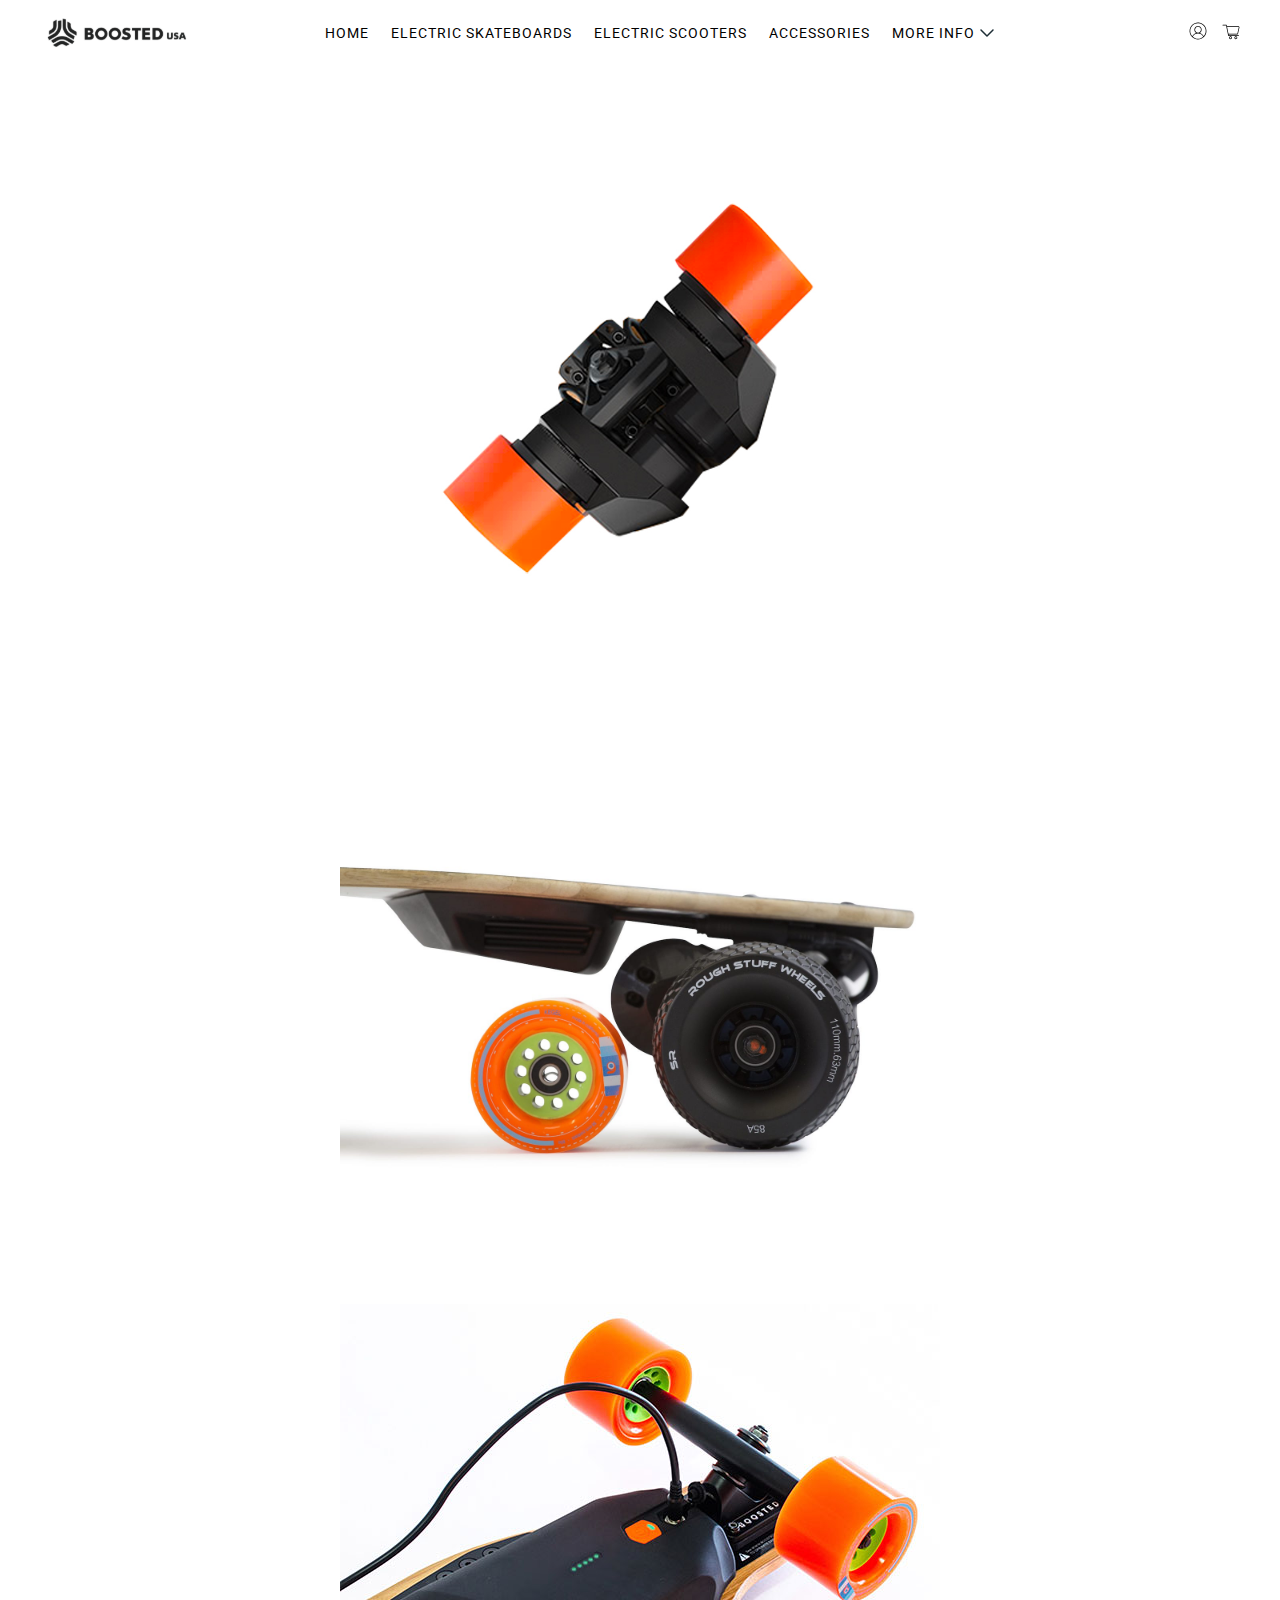
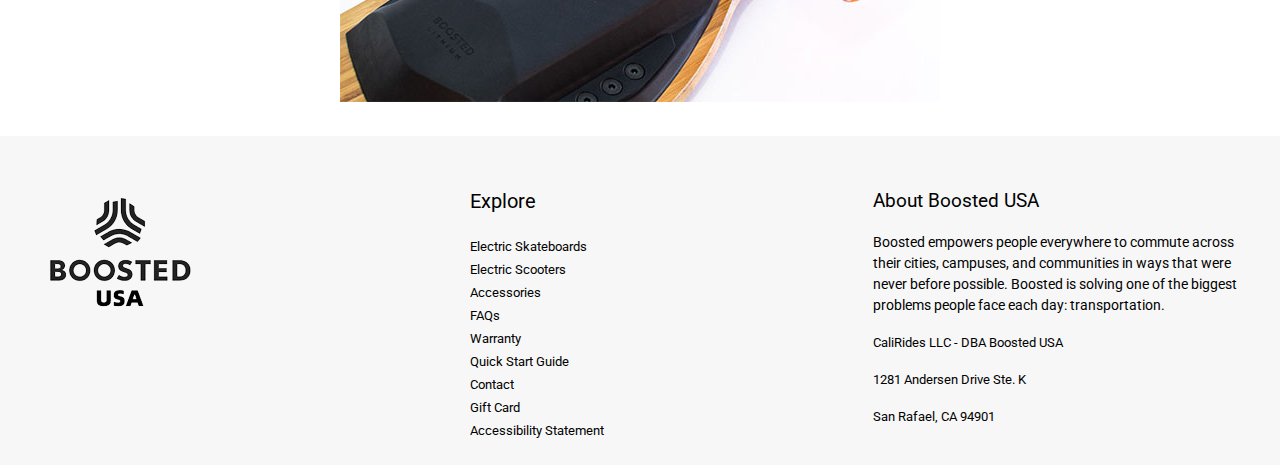
<file: index-4.html>
<!DOCTYPE html>
<html lang="en">
<head>
    <meta charset="UTF-8">
    <meta http-equiv="X-UA-Compatible" content="IE=edge">
    <meta name="viewport" content="width=device-width, initial-scale=1.0">
    <link rel="preconnect" href="https://fonts.googleapis.com">
    <link rel="preconnect" href="https://fonts.gstatic.com" crossorigin>
    <link href="https://fonts.googleapis.com/css2?family=Roboto:ital,wght@0,400;1,700&display=swap" rel="stylesheet">
    <link rel="stylesheet" href="style.css">
    <link rel="stylesheet" href="slick/slick.css">
    <link rel="stylesheet" href="slick/slick-theme.css">
    <meta name="viewport" content="width=device-width, initial-scale=1, user-scalable=0">
    <link href="https://unpkg.com/aos@2.3.1/dist/aos.css" rel="stylesheet">
    <title>BOOSTED</title>
</head>
<body>
    <header class="header">
        <div class="container">
            <div class="header_menu">
                <img src="img/header-menu-logo.svg">
                <ul>
                    <li><a href="index.html">Home</a></li>
                    <li><a href="index-2.html">Electric Skateboards</a></li>
                    <li><a href="index-3.html">Electric Scooters</a></li>
                    <li><a href="index-4.html">Accessories</a></li>
                    <li><a href="#" class="more-info">More Info
                        <svg class="chevron-right" xmlns="http://www.w3.org/2000/svg" width="24" height="24" viewBox="0 0 24 24" fill="none">
                            <path fill-rule="evenodd" clip-rule="evenodd" d="M18.5303 8.46967C18.8232 8.76256 18.8232 9.23744 18.5303 9.53033L12.5303 15.5303C12.2374 15.8232 11.7626 15.8232 11.4697 15.5303L5.46967 9.53033C5.17678 9.23744 5.17678 8.76256 5.46967 8.46967C5.76256 8.17678 6.23744 8.17678 6.53033 8.46967L12 13.9393L17.4697 8.46967C17.7626 8.17678 18.2374 8.17678 18.5303 8.46967Z" fill="#1E2E36"/>
                        </svg>
                    </a></li>
                    <div class="modal">
                        <div class="modal-icon">
                            <a href="#"><img src="img/Instagram.svg"></a>
                            <a href="#"><img src="img/Facebook.svg"></a>
                            <a href="#"><img src="img/youtube-icon.svg"></a>
                        </div>
                      <a href="#" class="number-modal">1-888-963-8944</a>
                      <a href="#" class="contact-us">FAQ/Contact Us</a>
                    </div>
                </ul>
                <div class="svg-block">
                <svg class="avatar" xmlns="http://www.w3.org/2000/svg" width="18" height="18" viewBox="0 0 18 18" fill="none">
                    <path class="path_fill" d="M17.46 9C17.4601 7.60325 17.1142 6.22823 16.4534 4.99767C15.7927 3.76711 14.8375 2.71929 13.6732 1.94776C12.5088 1.17623 11.1716 0.704973 9.78082 0.576067C8.39003 0.447161 6.98896 0.664612 5.70267 1.20901C4.41638 1.75341 3.28489 2.60782 2.4092 3.69597C1.5335 4.78412 0.940854 6.07216 0.684148 7.44512C0.427442 8.81808 0.514667 10.2332 0.938036 11.5643C1.3614 12.8953 2.10775 14.1008 3.11044 15.0732C4.67848 16.5955 6.77548 17.4509 8.96091 17.4596C11.1463 17.4683 13.2501 16.6297 14.8302 15.12C14.8649 15.0972 14.8953 15.0686 14.9202 15.0354C15.7244 14.2494 16.3633 13.3105 16.7994 12.2741C17.2356 11.2376 17.4602 10.1245 17.46 9ZM9.00004 1.26C10.4969 1.26113 11.9612 1.69624 13.2158 2.51264C14.4704 3.32904 15.4613 4.49169 16.0686 5.85978C16.6758 7.22786 16.8734 8.74268 16.6373 10.2208C16.4012 11.6988 15.7417 13.0767 14.7384 14.1876C14.3402 13.3984 13.7827 12.7004 13.1011 12.1374C12.4195 11.5745 11.6287 11.159 10.7784 10.917C11.4835 10.5226 12.0378 9.90556 12.3545 9.16241C12.6713 8.41927 12.7326 7.59205 12.5288 6.81034C12.325 6.02863 11.8677 5.33659 11.2285 4.84263C10.5893 4.34868 9.80427 4.08071 8.99644 4.08071C8.18861 4.08071 7.4036 4.34868 6.76438 4.84263C6.12516 5.33659 5.66784 6.02863 5.46408 6.81034C5.26031 7.59205 5.3216 8.41927 5.63835 9.16241C5.9551 9.90556 6.50941 10.5226 7.21444 10.917C6.36397 11.159 5.57293 11.5747 4.89132 12.138C4.20971 12.7012 3.65234 13.3998 3.25444 14.1894C1.96375 12.7701 1.25211 10.9184 1.26004 9C1.26004 6.94722 2.0755 4.97852 3.52703 3.52699C4.97857 2.07546 6.94727 1.26 9.00004 1.26ZM9.00004 10.665C8.42023 10.665 7.85346 10.493 7.37144 10.1708C6.88942 9.84853 6.51383 9.39054 6.29219 8.85476C6.07056 8.31899 6.01284 7.72951 6.12635 7.16092C6.23986 6.59233 6.51949 6.07019 6.92985 5.66058C7.34022 5.25098 7.86287 4.97231 8.43167 4.85985C9.00046 4.74739 9.58984 4.80619 10.1252 5.02882C10.6606 5.25144 11.1179 5.62788 11.4392 6.11049C11.7606 6.5931 11.9315 7.16019 11.9304 7.74C11.9285 8.51611 11.619 9.2598 11.0697 9.80809C10.5204 10.3564 9.77615 10.6645 9.00004 10.665ZM3.80164 14.7312C4.2557 13.7335 4.98728 12.8875 5.90905 12.2942C6.83083 11.701 7.90386 11.3855 9.00004 11.3855C10.0962 11.3855 11.1693 11.701 12.091 12.2942C13.0128 12.8875 13.7444 13.7335 14.1984 14.7312C12.776 16.0245 10.9225 16.7411 9.00004 16.7411C7.07755 16.7411 5.22409 16.0245 3.80164 14.7312Z" fill="black"/>
                </svg>
                <svg class="cart" xmlns="http://www.w3.org/2000/svg" width="18" height="16" viewBox="0 0 18 16" fill="none">
                    <path class="path_fill" d="M8.55902 12.3092C8.27422 12.3092 7.99581 12.3937 7.759 12.5519C7.52219 12.7101 7.33762 12.935 7.22863 13.1981C7.11964 13.4613 7.09113 13.7508 7.14669 14.0301C7.20225 14.3095 7.3394 14.5661 7.54079 14.7674C7.74217 14.9688 7.99876 15.106 8.27809 15.1615C8.55742 15.2171 8.84696 15.1886 9.11009 15.0796C9.37321 14.9706 9.59811 14.786 9.75634 14.5492C9.91457 14.3124 9.99902 14.034 9.99902 13.7492C9.99902 13.3673 9.84731 13.001 9.57726 12.731C9.3072 12.4609 8.94093 12.3092 8.55902 12.3092ZM8.55902 14.4692C8.41662 14.4692 8.27741 14.427 8.15901 14.3479C8.04061 14.2687 7.94832 14.1563 7.89383 14.0247C7.83933 13.8932 7.82507 13.7484 7.85285 13.6087C7.88064 13.4691 7.94921 13.3408 8.0499 13.2401C8.1506 13.1394 8.27889 13.0708 8.41856 13.043C8.55822 13.0153 8.70299 13.0295 8.83455 13.084C8.96612 13.1385 9.07857 13.2308 9.15768 13.3492C9.23679 13.4676 9.27902 13.6068 9.27902 13.7492C9.2776 13.9392 9.20111 14.121 9.06624 14.2548C8.93137 14.3887 8.74905 14.4638 8.55902 14.4638V14.4692Z" fill="black"/>
                    <path class="path_fill"d="M13.8277 12.3092C13.5429 12.3092 13.2645 12.3937 13.0277 12.5519C12.7909 12.7101 12.6063 12.935 12.4973 13.1981C12.3883 13.4613 12.3598 13.7508 12.4154 14.0301C12.4709 14.3095 12.6081 14.5661 12.8095 14.7674C13.0108 14.9688 13.2674 15.106 13.5468 15.1615C13.8261 15.2171 14.1156 15.1886 14.3788 15.0796C14.6419 14.9706 14.8668 14.786 15.025 14.5492C15.1832 14.3124 15.2677 14.034 15.2677 13.7492C15.2677 13.3673 15.116 13.001 14.8459 12.731C14.5759 12.4609 14.2096 12.3092 13.8277 12.3092ZM13.8277 14.4692C13.6853 14.4692 13.5461 14.427 13.4277 14.3479C13.3093 14.2687 13.217 14.1563 13.1625 14.0247C13.108 13.8932 13.0937 13.7484 13.1215 13.6087C13.1493 13.4691 13.2179 13.3408 13.3186 13.2401C13.4193 13.1394 13.5476 13.0708 13.6872 13.043C13.8269 13.0153 13.9717 13.0295 14.1032 13.084C14.2348 13.1385 14.3472 13.2308 14.4264 13.3492C14.5055 13.4676 14.5477 13.6068 14.5477 13.7492C14.5463 13.9392 14.4698 14.121 14.3349 14.2548C14.2 14.3887 14.0177 14.4638 13.8277 14.4638V14.4692Z" fill="black"/>
                    <path class="path_fill"d="M15.975 10.115L17.4312 3.6134C17.4693 3.44341 17.4686 3.26704 17.4293 3.09733C17.39 2.92763 17.3131 2.76891 17.2042 2.63292C17.0954 2.49693 16.9574 2.38714 16.8004 2.31165C16.6434 2.23617 16.4714 2.19692 16.2972 2.1968H4.94464L4.72144 1.1042C4.70461 1.02166 4.65937 0.947638 4.59359 0.895015C4.52781 0.842392 4.44566 0.814503 4.36144 0.816201H0.900039C0.804561 0.816201 0.712994 0.854129 0.645481 0.921642C0.577968 0.989156 0.540039 1.08072 0.540039 1.1762C0.540039 1.27168 0.577968 1.36325 0.645481 1.43076C0.712994 1.49827 0.804561 1.5362 0.900039 1.5362H4.07524L4.29844 2.6288L5.82844 10.1078L6.17224 11.78C6.18907 11.8625 6.23431 11.9366 6.30009 11.9892C6.36587 12.0418 6.44802 12.0697 6.53224 12.068H16.5816C16.6771 12.068 16.7687 12.0301 16.8362 11.9626C16.9037 11.895 16.9416 11.8035 16.9416 11.708C16.9416 11.6125 16.9037 11.521 16.8362 11.4534C16.7687 11.3859 16.6771 11.348 16.5816 11.348H6.81844L6.62224 10.3922H15.6222C15.7037 10.3928 15.783 10.3656 15.8471 10.3153C15.9112 10.2649 15.9563 10.1943 15.975 10.115ZM6.48004 9.6758L5.09224 2.9168H16.2972C16.3638 2.91646 16.4295 2.93117 16.4895 2.95983C16.5495 2.98849 16.6023 3.03036 16.6439 3.0823C16.6854 3.13425 16.7147 3.19492 16.7295 3.25977C16.7442 3.32462 16.7442 3.39198 16.7292 3.4568L15.3342 9.6758H6.48004Z" fill="black"/>
                </svg>
                </div>
            </div>
            <div class="wallpaper-hidden">
                <div class="header-logo-hidden"><img src="img/header-menu-logo.svg"></div>
                <div class="menu-toggle">
                    <span class="bar"></span>
                    <span class="bar"></span>
                    <span class="bar"></span>
              </div>
             </div>
        </div>
    </header>


    <section class="accessories">
        <div class="container">
            <div class="accessories-img">
                <img src="img/accessories-3.jpg" data-aos="fade-up-right">
                <img src="img/accessories-1.jpg" data-aos="fade-up-left">
                <img src="img/accessories-2.jpg" data-aos="fade-up-right">
            </div>
        </div>
    </section>


   

    <footer class="footer">
        <div class="container">
            <div class="footer-wrap">
                <div class="footer-content-left">
                    <img src="img/footer-one-img.svg">
                </div>
                <div class="footer-content-center">
                    <a href="#" class="footer-center-title">Explore</a>
                    <a href="#" class="footer-center-text">Electric Skateboards</a>
                    <a href="#" class="footer-center-text">Electric Scooters</a>
                    <a href="#" class="footer-center-text">Accessories</a>
                    <a href="#" class="footer-center-text">FAQs</a>
                    <a href="#" class="footer-center-text">Warranty</a>
                    <a href="#" class="footer-center-text">Quick Start Guide</a>
                    <a href="#" class="footer-center-text">Contact</a>
                    <a href="#" class="footer-center-text">Gift Card</a>
                    <a href="#" class="footer-center-text">Accessibility Statement</a>
                </div>
                <div class="footer-content-right">
                    <a href="#" class="footer-right-title">About Boosted USA</a>
                    <a href="#" class="footer-right-subtitle">Boosted empowers people everywhere to commute across their cities, campuses, and communities in ways that were never before possible. Boosted is solving one of the biggest problems people face each day: transportation.</a>
                    <a href="#" class="footer-right-text">CaliRides LLC - DBA Boosted USA</a>
                    <a href="#" class="footer-right-text">1281 Andersen Drive Ste. K</a>
                    <a href="#" class="footer-right-text">San Rafael, CA 94901</a>
                </div>
            </div>
        </div>
    </footer>


    <script
    src="https://code.jquery.com/jquery-3.6.0.slim.min.js"
    integrity="sha256-u7e5khyithlIdTpu22PHhENmPcRdFiHRjhAuHcs05RI="
    crossorigin="anonymous"></script>
    <script src="slick/slick.min.js"></script>
    <script src="https://unpkg.com/aos@2.3.1/dist/aos.js"></script>
    <script>
        AOS.init();
      </script>
    <script src="main.js"></script>
</body>
</html>
</file>
<file: style.css>
body{
    font-family: 'Roboto', sans-serif;
    padding: 0;
    margin: 0;
}

*{
    box-sizing: border-box;
}

.container{
    max-width: 1200px;
    margin: 0 auto;
}

.header_menu{
    display: flex;
    align-items: center;
    height: 66px;
}

ul{
    list-style: none;
    display: flex;
    padding-left: 125px;
    margin-right: auto;
    align-items: center;
}

li{
    padding-right: 22px;
}

li a{
    text-decoration: none;
    font-weight:400;
    font-size: 14px;
    line-height: 21px;
    letter-spacing: 1px;
    text-transform: uppercase;
    color: #000000;
    display: flex;
    align-items: center;
}

li a:hover{
    color: rgb(224, 75, 75);
}

.cart{
    margin-left: 11px;
}

svg:hover{
    stroke: rgb(85, 70, 70);
    cursor: pointer;
}

.chevron-right:hover svg{
    stroke: rgb(85, 70, 70);
}

.modal{
    z-index: 1000;
    position: absolute;
    background: rgb(255 255 255 / 50%);
    width: 200px;
    display: grid;
    text-align: center;
    right: 100px;
    box-shadow:0px 4px 4px 4px rgb(34 60 80 / 22%);
    top: -100%;
    transition: 0.6s;
}

.modal-hidden{
    top: 50px;
    transition: 0.6s;
}

.modal a{
    font-weight:400;
    font-size: 15px;
    line-height: 19px;
    text-decoration: none;
    color: #000000;
    padding: 5px;
}

.header_body{
    background:url(img/header-body-bg.svg) no-repeat center top/cover;
    height: 810px;
}

.header-body-text{
    padding-top: 53px;
}

.header-body-text.aos-init.aos-animate{
    transition-duration: 0.8s;
}

.header-body-text h1{
    font-weight:400;
    font-size: 44px;
    line-height: 51px;
    text-align: center;
    color: #000000;
    margin: 0;
}

.header-body-text p{
    font-weight:400;
    font-size: 15px;
    line-height: 19px;
    text-align: center;
    letter-spacing: 1px;
    color: #000000;
    margin: 0;
    padding-top: 14px;
}

.header-body-text-button{
    text-align: center;
    margin-top: 22px;
}

.header-btn-left{
    text-decoration: none;
    font-weight:400;
    font-size: 14px;
    line-height: 22px;
    text-align: center;
    color: #FFFFFF;
    background: #FF4A32;
    border-radius: 35px;
    padding: 5px 47px;
    transition: 0.3s;
    margin-right: 10px;
}

.header-btn-left:hover{
    background: #8a483f;
    transition: 0.5s;
}

.header-btn-right{
    text-decoration: none;
    font-weight:400;
    font-size: 14px;
    line-height: 22px;
    text-align: center;
    color: #FFFFFF;
    background: #FF4A32;
    border-radius: 35px;
    padding: 5px 37px;
    transition: 0.3s;
}

.header-btn-right:hover{
    background: #8a483f;
    transition: 0.5s;
}

.subheader{
    background: #000000;
    height: 83px;
}

.subheader-img{
    justify-content: space-between;
    display: flex;
    padding-top: 18px;
}

.main_content{
    margin-top: 52px;
    background: url(img/main-content-line.svg) no-repeat center;
    background-position: 50% 100%;
    margin-bottom: 45px;
}

.main_content_text h1{
    font-weight:400;
    font-size: 32px;
    line-height: 36px;
    text-align: center;
    color: #000000;
    margin: 0;
}

.main_content_text p{
    font-weight:400;
    font-size: 15px;
    line-height: 19px;
    text-align: center;
    color: #000000;
    margin: 0 auto;
    width: 670px;
    padding-top: 17px;
    padding-bottom: 26px;
}

.main_content_img_block{
    display: flex;
    justify-content: space-between;
}

.main_content_1.aos-init.aos-animate{
    transition-duration: 1s;
}

.main_content_2.aos-init.aos-animate{
    transition-duration: 1s;
}

.main_content_1{
    position: relative;
    cursor: pointer;
}

.main_content_text-1{
    position: absolute;
    top: 220px;
    left: 170px;
    text-align: center;
    transition: 0.5s;
}

.main_content_text-1:hover{
    transform: scale(1.1);
    transition: 0.5s;
}

.main_content_1 h1{
    font-size: 25px;
    line-height: 30px;
    color: #FFFFFF;
}

.main_content_1 p{
    font-size: 18px;
    line-height: 23px;
    color: #FFFFFF;
}

.main_content_2{
    position: relative;
    cursor: pointer;
}

.main_content_text-2{
    position: absolute;
    top: 220px;
    left: 170px;
    text-align: center;
    transition: 0.5s;
}

.main_content_text-2:hover{
    transform: scale(1.1);
    transition: 0.5s;
}

.main_content_2 h1{
    font-size: 25px;
    line-height: 30px;
    color: #FFFFFF;
}

.main_content_2 p{
    font-size: 18px;
    line-height: 23px;
    color: #FFFFFF;
}

.product_info{
    background: url(img/product_info_bg.png) no-repeat center top/cover;
    margin-top: 20px;
    height: 736px;
}

.product_info_title{
    font-size: 15px;
    line-height: 19px;
    text-align: center;
    letter-spacing: 1px;
    color: #000000;
    padding-top: 44px;
    margin: 0;
}

.product_info_text h1{
    font-weight:700;
    font-size: 45px;
    line-height: 51px;
    text-align: center;
    color: #000000;
    margin: 0;
    padding-top: 11px;
}

.product_info_subtext{
    margin: 0 auto;
    font-size: 15px;
    line-height: 19px;
    text-align: center;
    letter-spacing: 1px;
    color: #000000;
    width: 488px;
    padding-top: 15px;
}

.product_info_text a{
    font-weight:700;
    font-size: 15px;
    line-height: 22px;
    color: #FFFFFF;
    text-decoration: none;
    display: block;
    text-align: center;
    background: #FF4A32;
    border-radius: 35px;
    padding: 5px 66px;
    width: 201px;
    margin: 0 auto;
    margin-top: 20px;
    transition: 0.5s;
}

.product_info_text a:hover{
    background: #8a483f;
    transition: 0.5s;
    transform: scale(1.1);
}

.product_info_text.aos-init.aos-animate{
    transition-duration: 1s;
}

.shop_rev{
    margin-top: 44px;
}

.rev_img_2{
    margin-left: 15px;
}

.shop_rev_text{
    padding-left: 40px;
}

.shop_rev_text h1{
    font-size: 32px;
    line-height: 38px;
    color: #000000;
    margin: 0;
    padding-bottom: 21px;
}

.shop_rev_text p{
    font-size: 15px;
    line-height: 22px;
    color: #000000;
    width: 339px;
    margin: 0;
}

.shop_rev_text a{
    font-size: 15px;
    line-height: 22px;
    text-align: center;
    color: #FFFFFF;
    background: #FF4A32;
    border-radius: 35px;
    padding: 5px 16px;
    text-decoration: none;
    margin-top: 18px;
    display: block;
    width: 101px;
    transition: 0.5s;
}

.shop_rev_text a:hover{
    background: #8a483f;
    transition: 0.5s;
    transform: scale(1.1);
}

.shop_rev_wallpaper{
    display: flex;
    align-items: center;
}

.shop_content_img{
    margin-top: 45px;
}

.shop-img-1 img,.shop-img-2 img,.shop-img-3 img{
    width: 100%;
}

.shop_content_img_wrapper{
    display: flex;
}

.shop-img-1,.shop-img-2,.shop-img-3{
    position: relative;
    cursor: pointer;
}

.shop-img-1-text{
    position: absolute;
    top: 190px;
    left: 95px;
    text-align: center;
}

.shop-img-1-text h1{
    font-size: 25px;
    line-height: 30px;
    text-align: center;
    color: #FFFFFF;
}

.shop-img-1-text p{
    font-size: 18px;
    line-height: 23px;
    text-align: center;
    color: #FFFFFF;
}

.maps{
    margin-top: 80px;
}

.maps_content{
    box-shadow: 1px 1px 15px 15px #d1c4c4;
}

.slider{
    margin-top: 64px;
    background: url(img/slider-bg.png) no-repeat center bottom/cover;
    background-size: 100%;
    height: 450px;
    background-position: 0% 100%;
}

.slider_title{
    height:60px;
    background: url(img/main-content-line.svg) no-repeat center;
    background-position: 50% 100%;
    margin-bottom: 50px;
}

.slider_title p{
    font-weight:700;
    font-size: 32px;
    line-height: 36px;
    text-align: center;
    color: #000000;
    margin: 0;
}

.slide{
    width: 186px;
    text-align: center;
    cursor: pointer;
}

.slick-slide img{
    margin: 0 auto;
}

.slide_title{
    font-size: 14px;
    line-height: 18px;
    color: #FF4A32;
}

.slide_text-1{
    font-size: 14px;
    line-height: 18px;
    color: #373737;
}

.slide_text-2{
    font-size: 14px;
    line-height: 18px;
    color: #FF2121;
    padding-left: 4px;
}

.slide-text-wrap{
    display: flex;
    align-items: center;
    justify-content: center;
    padding-top: 5px;
}

.slick-prev.slick-arrow{
    left: 2%;
    z-index: 1;
}

.slick-prev.slick-arrow::before{
    color: black;
    font-size: 40px;
}

.slick-next.slick-arrow{
    right: 2%;
}

.slick-next.slick-arrow::before{
    color: black;
    font-size: 40px;
}

#slick-slide-control00::before {
    font-size: 9px;
}
#slick-slide-control01::before {
    font-size: 9px;
}
#slick-slide-control02::before {
    font-size: 9px;
}

.info-bottom{
    background-color:#000000;
    height: 308px;
}

.info-bottom-1{
    width: 270px;
    text-align: center;
    padding-top: 35px;
}

.info-bottom-1 h1{
    font-weight:700;
    font-size: 31px;
    line-height: 36px;
    text-align: center;
    color: #FFFFFF;
    margin: 0;
}

.info-bottom-1 p{
    font-size: 15px;
    line-height: 22px;
    text-align: center;
    color: #FFFFFF;
    margin: 0;
    padding-top: 25px;
}

.info-bottom-2{
    width: 270px;
    text-align: center;
    padding-top: 35px;
}

.info-bottom-2 h1{
    font-weight:700;
    font-size: 31px;
    line-height: 36px;
    text-align: center;
    color: #FFFFFF;
    margin: 0;
}

.info-bottom-2 p{
    font-size: 15px;
    line-height: 22px;
    text-align: center;
    color: #FFFFFF;
    margin: 0;
    padding-top: 25px;
}

.info-bottom-3{
    width: 270px;
    text-align: center;
    padding-top: 35px;
}

.info-bottom-3 h1{
    font-weight:700;
    font-size: 31px;
    line-height: 36px;
    text-align: center;
    color: #FFFFFF;
    margin: 0;
}

.info-bottom-3 p{
    font-size: 15px;
    line-height: 22px;
    text-align: center;
    color: #FFFFFF;
    margin: 0;
    padding-top: 25px;
}

.info-bottom-4{
    width: 270px;
    text-align: center;
    padding-top: 35px;
}

.info-bottom-4 h1{
    font-weight:700;
    font-size: 31px;
    line-height: 36px;
    text-align: center;
    color: #FFFFFF;
    margin: 0;
}

.info-bottom-4 p{
    font-size: 15px;
    line-height: 22px;
    text-align: center;
    color: #FFFFFF;
    margin: 0;
    padding-top: 25px;
}

.info-bottom-wrap{
    display: flex;
    justify-content:space-between;
}

.footer{
    background-color:#F7F7F7;
    height: 329px;
}

.footer-wrap{
    display: flex;
    justify-content: space-between;
    padding-top: 50px;
}

.footer-wrap a{
    text-decoration: none;
}

.footer-content-center{
    display:grid;
}

.footer-center-title{
    font-size: 20px;
    line-height: 30px;
    color: #000000;
    padding-bottom: 20px;
}

.footer-center-text{
    font-size: 13px;
    line-height: 21px;
    color: #000000;
    padding-bottom: 2px;
}

.footer-right-title{
    font-size: 19px;
    line-height: 30px;
    color: #000000;
}

.footer-right-subtitle{
    font-size: 14px;
    line-height: 21px;
    color: #000000;
}

.footer-right-text{
    font-size: 13px;
    line-height: 21px;
    color: #000000;
}

.footer-content-right{
    display: grid;
    width: 367px;
}

.scate-bg{
    width: 100%;
}

.scate-1{
    width: 45%;
}

.scate-2{
    width: 45%;
}

.scateboard-menu{
    display:flex;
    margin-top: 30px;
    justify-content: space-between;
    margin-bottom: 30px;
}

.scooter-bg{
    width: 100%;
}

.scooter-1{
    width: 50%;
}

.scooter-2{
    width: 50%;
}

.scooter-menu{
    display: flex;
    margin-top: 30px;
    margin-bottom: 30px;
}

.accessories-img{
    margin-top: 30px;
    margin-bottom: 30px;
    text-align: center;
}

.accessories-img img{
    width: 50%;
}

.header-logo-hidden{
    display: none;
}

.menu-toggle{
    display: none;
}

.bar{
    display: block;
    width: 25px;
    height: 3px;
    margin: 5px auto;
    transition: 0.3s;
    background-color: #101010;
}


/* Адаптация */

@media screen and (max-width: 1200px) {
	.container {
		width:1140px;
	}
}


@media screen and (max-width: 1199px) {
	.container {
		width:960px;
	}
    .header ul{
        padding-left: 50px;
    }
    .modal-hidden{
        top: 67px;
    }
    .modal{
        right: 40px;
    }
    .main_content_img1{
        width: 100%;
    }
    .main_content_img2{
        width: 100%;
    }
    .main_content_text-1{
        top: 170px;
        left: 130px;
    }
    .main_content_text-2{
        top: 170px;
        left: 130px;
    }
    .shop_rev_img{
        display: flex;
    }
    .shop_rev_img img{
        width: 280px;
    }
    .shop-img-1-text {
        top: 100px;
        left: 45px;
    }
}


@media screen and (max-width: 991px) {
	.container {
		width:720px;
	}
    .header_menu img{
        width: 16%;
    }
    .header ul {
        padding-left:5px;
    }
    .header_menu li{
        padding-right: 8px;
    }
    .header_menu li a {
        font-size: 11px;
    }
    .header_body {
        height: 510px;
    }
    .header-body-text{
        padding-top: 20px;
    }
    .header-body-text h1 {
        font-size: 38px;
    }
    .header-body-text p {
        font-size: 12px;
    }
    .main_content_text-1 {
        top: 80px;
        left: 60px;
    }
    .main_content_text-2 {
        top: 80px;
        left: 60px;
    }
    .product_info {
        height: 436px;
    }
    .shop_rev_img img {
        width: 230px;
    }
    .shop_rev_text p {
        font-size: 10px;
        line-height: 18px;
        width: 200px;
    }
    .shop-img-1-text h1 {
        font-size: 18px;
    }
    .shop-img-1-text p {
        font-size: 15px;
    }
    .shop-img-1-text {
        top: 70px;
        left: 35px;
    }
    iframe{
        height: 350px;
    }
}

@media screen and (max-width: 767px) {
	.container {
		width:540px;
	}
    .header_menu li a{
        color: #FFFFFF;
        font-size: 31px;
        margin: 60px;
        justify-content: center;
    }
    .header_menu ul{
        display: block;
    }
    .header_menu{
        left: -200%;
        position: absolute;
        height: 630px;
        background: rgb(0 0 0 / 91%);
        z-index: 1;
        transition: 0.5s;
        width: 100%;
        top: 5%;
        display: block;
    }
    .content-hidden{
        left: 0;
        top: 5%;
        transition: 0.5s;
    }
    .modal{
        display: none;
    }
    .svg-block{
        text-align: center;
    }
    .avatar{
        width: 50px;
        height: 50px;
    }
    .cart{
        width: 50px;
        height: 50px;
    }
    .path_fill{
        fill: #FFFFFF;
    }
    .header_menu img{
        display: none;
    }
    .wallpaper-hidden{
        display: flex;
        justify-content: space-between;
        align-items: center;
    }
    .header-logo-hidden{
        display: block;
    }
    .menu-toggle{
        display: block;
        cursor: pointer;
        z-index: 1;
    }
    .menu-hidden .bar:nth-child(2){
        opacity: 0;
    }
    .menu-hidden .bar:nth-child(1){
        transform:translateY(8px) rotate(45deg);
    }
    .menu-hidden .bar:nth-child(3){
        transform: translateY(-8px) rotate(-45deg);
    }
    .subheader-img img{
        width: 20%;
    }
    .main_content_text p {
        margin: 0 auto;
        width: 470px;
    }
    .main_content_1 h1 {
        font-size: 16px;
    }
    .main_content_1 p {
        font-size: 14px;
    }
    .main_content_2 h1 {
        font-size: 16px;
    }
    .main_content_2 p {
        font-size: 14px;
    }
    .shop_rev_img img {
        width: 170px;
    }
    .shop_rev_text {
        padding-left: 30px;
    }
    .shop_rev_text h1 {
        font-size: 22px;
    }
    .shop_rev_text p {
        font-size: 10px;
        line-height: 20px;
        width: 170px;
    }
    .shop-img-1-text h1 {
        font-size: 14px;
    }
    .shop-img-1-text {
        top: 40px;
        left: 25px;
    }
    .info-bottom-1 p {
        font-size: 12px;
    }
    .info-bottom-2 p {
        font-size: 12px;
    }
    .info-bottom-3 p {
        font-size: 12px;
    }
    .info-bottom-4 p {
        font-size: 12px;
    }
    .footer-content-left img{
        width: 70%;
    }
    .footer-wrap {
        padding-top: 20px;
    }
}

@media screen and (max-width: 575px) {
	.container {
		width:400px;
	}
    .header_menu ul{
        text-align: center;
    }
    .header_menu li a {
        font-size: 24px;
    }
    .header-body-text h1 {
        font-size: 28px;
    }
    .header_body {
        height: 450px;
    }
    .main_content {
        margin-top: 32px;
    }
    .main_content_text h1 {
        font-size: 25px;
    }
    .main_content_text p {
        width: 370px;
    }
    .main_content_text-1 img{
        width: 13%;
    }
    .main_content_text-2 img{
        width: 13%;
    }
    .main_content_1 h1 {
        font-size: 14px;
    }
    .main_content_2 h1 {
        font-size: 14px;
    }
    .main_content_text-1 {
        top: 40px;
        left: 30px;
    }
    .main_content_text-2 {
        top: 40px;
        left: 30px;
    }
    .product_info_text h1 {
        font-size: 25px;
    }
    .product_info_subtext {
        width: 338px;
    }
    .shop_rev_img{
        display: block;
        width: 175px;
    }
    .rev_img_2 {
        margin-left:0px;
    }
    .shop_rev_text p {
        font-size: 15px;
    }
    .shop_content_img_wrapper {
        display:block;
    }
    .shop-img-1-text {
        top: 120px;
        left: 85px;
    }
    .shop-img-1-text h1 {
        font-size: 24px;
    }
    .shop-img-1-text p {
        font-size: 20px;
    }
    .info-bottom {
        height: 308px;
    }
    .info-bottom-wrap{
        align-items:baseline;
    }
    .info-bottom-1,.info-bottom-2,.info-bottom-3,.info-bottom-4{
        padding-top: 0;
    }
    .info-bottom h1 {
        font-size: 16px;
    }
    .footer{
        height: 370px;
    }
  
}

@media screen and (max-width: 430px) {
	.container {
		width:100%;
	}
    .content-hidden {
        top: 7%;
    }
    .header-body-text h1 {
        font-size: 20px;
    }
    .header-body-text p {
        font-size: 10px;
    }
    .header-btn-left {
        padding: 5px 17px;
    }
    .header-btn-right {
        padding: 5px 17px;
    }
    .header_body {
        height: 400px;
    }
    .subheader {
        height: 53px;
    }
    .main_content_text h1 {
        font-size: 20px;
    }
    .main_content_text p {
        width: 300px;
    }
    .main_content_img_block {
        display: block;
    }
    .main_content_text-1 img {
        width: 30%;
    }
    .main_content_text-2 img {
        width: 30%;
    }
    .main_content_img_block h1 {
        font-size: 20px;
    }
    .main_content_img_block p {
        font-size: 19px;
    }
    .main_content_text-1,.main_content_text-2 {
        top: 43px;
        left: 95px;
    }
    .product_info_subtext {
        width: 300px;
    }
    .product_info {
        height: 400px;
    }
    .shop_rev_text {
        padding-left: 10px;
    }
    .shop_rev_text p {
        font-size: 10px;
        width: 140px;
    }
    .shop-img-1-text {
        left: 75px;
    }
    .maps_content{
        width: 320px;
        margin: 0 auto;
    }
    .slider_title {
        height: 85px;
    }
    .slick-next.slick-arrow {
        right: 9%;
    }
    .info-bottom {
        height: 270px;
    }
    .info-bottom-wrap img{
        width: 80%;
    }
    .info-bottom-wrap h1 {
        font-size: 13px;
    }
    .info-bottom p{
        font-size: 10px;
    }
    .footer-right-subtitle {
        font-size: 10px;
        line-height: 16px;
        height: 120px;
    }
    .footer-right-text {
        font-size: 10px;
    }
    .footer-center-text {
        font-size: 10px;
    }
    .footer-center-title {
        padding-bottom: 10px;
        font-size: 17px;
    }
    .footer-right-title {
        font-size: 16px;
    }
    .footer-content-right {
        width: 197px;
    }
}
</file>
